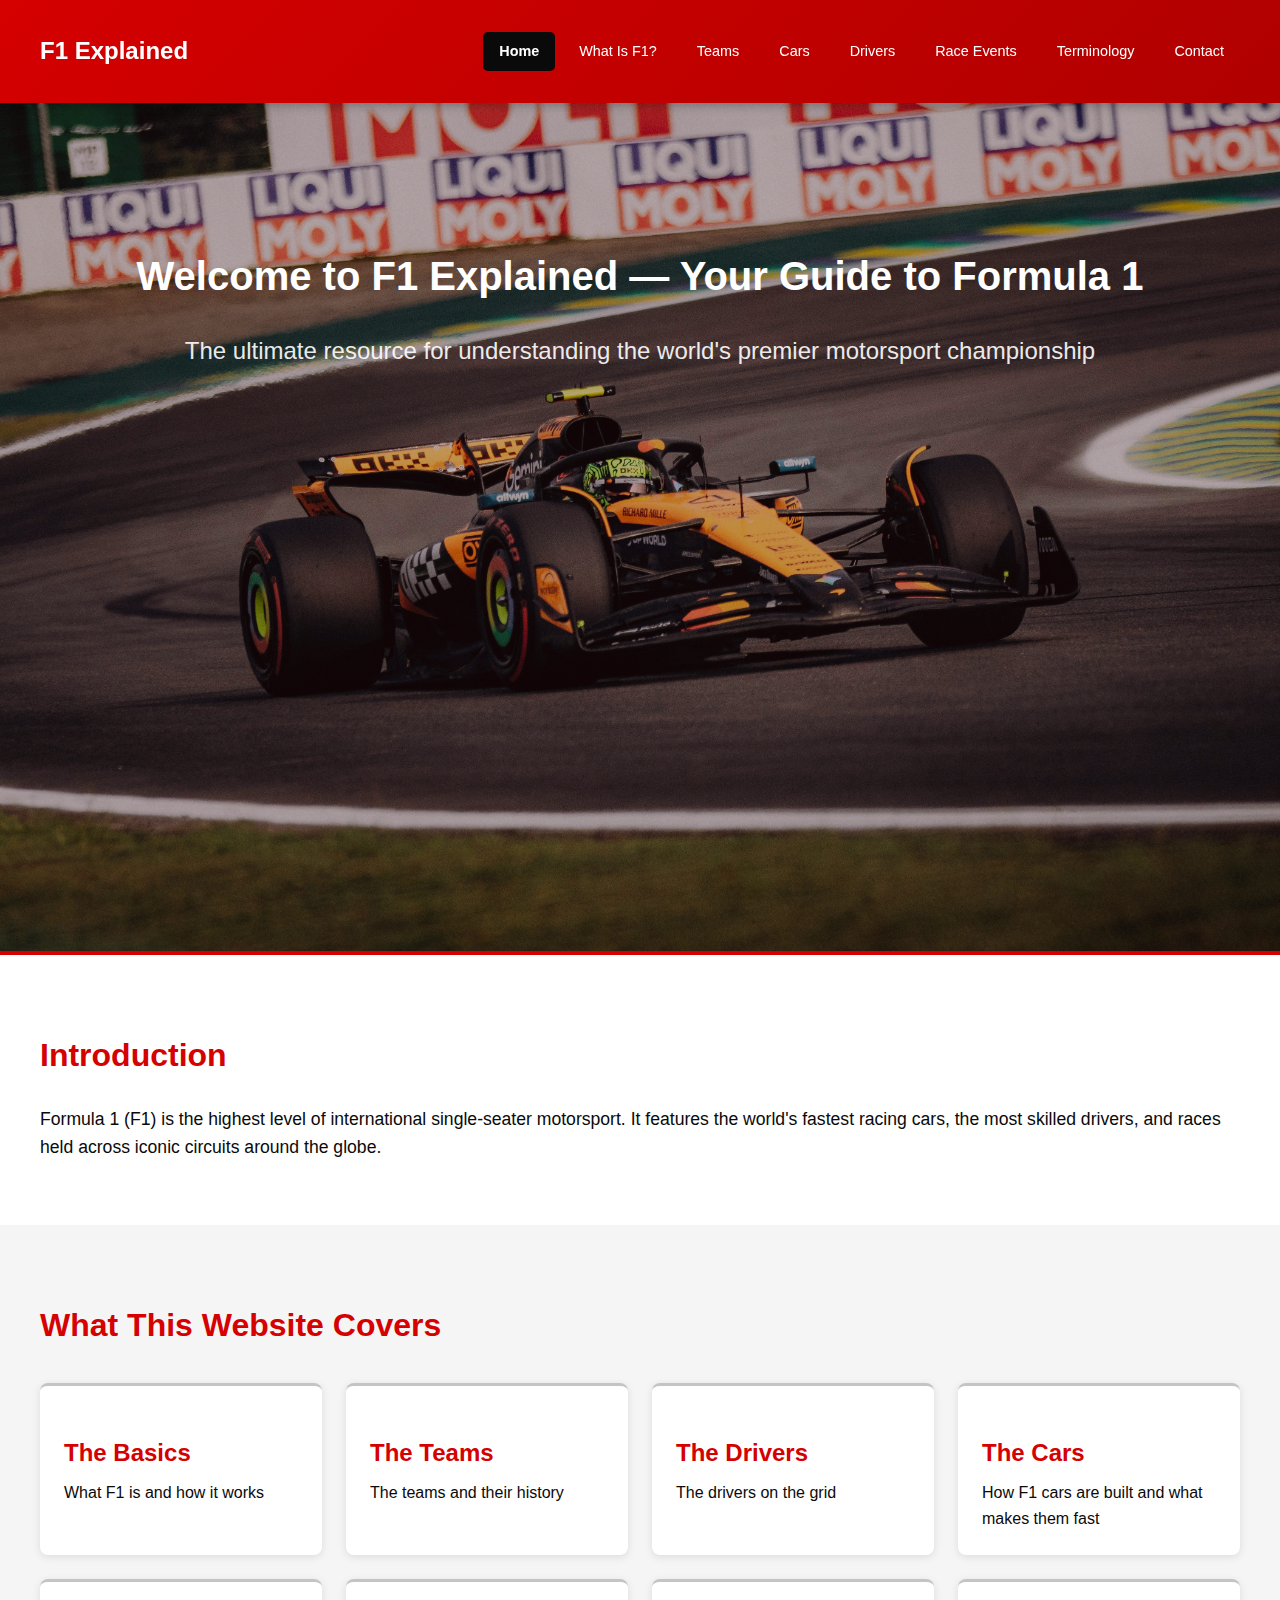
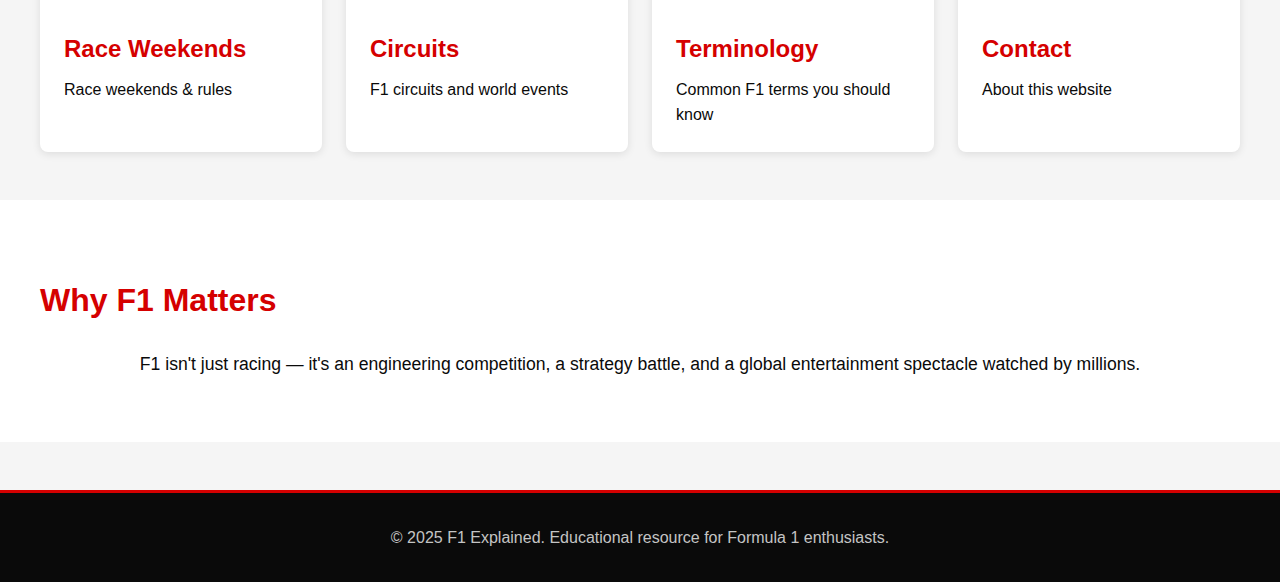
<file: index.html>
<!DOCTYPE html>
<html lang="en">
<head>
    <meta charset="UTF-8">
    <meta name="viewport" content="width=device-width, initial-scale=1.0">
    <title>F1 Explained - Your Guide to Formula 1</title>
    <link rel="stylesheet" href="styles.css">
</head>
<body>
       <header>
        <div class="container">
            <h1 class="logo">F1 Explained</h1>
            <nav>
                <ul>
                    <li><a href="index.html" class="active">Home</a></li>
                    <li><a href="what-is-f1.html">What Is F1?</a></li>
                    <li><a href="teams.html">Teams</a></li>
                    <li><a href="cars.html">Cars</a></li>
                    <li><a href="drivers.html">Drivers</a></li>
                    <li><a href="race-events.html">Race Events</a></li>
                    <li><a href="terminology.html">Terminology</a></li>
                    <li><a href="contact.html">Contact</a></li>
                </ul>
            </nav>
        </div>
    </header>

    <main>
        <section class="hero">
            <div class="hero-content">
                <h1>Welcome to F1 Explained — Your Guide to Formula 1</h1>
                <p>The ultimate resource for understanding the world's premier motorsport championship</p>
            </div>
        </section>

        <section class="content-section">
            <div class="container">
                <h2>Introduction</h2>
                <p>Formula 1 (F1) is the highest level of international single-seater motorsport. It features the world's fastest racing cars, the most skilled drivers, and races held across iconic circuits around the globe.</p>
            </div>
        </section>

        <section class="content-section alt">
            <div class="container">
                <h2>What This Website Covers</h2>
                <div class="grid">
                    <div class="card">
                        <h3>The Basics</h3>
                        <p>What F1 is and how it works</p>
                    </div>
                    <div class="card">
                        <h3>The Teams</h3>
                        <p>The teams and their history</p>
                    </div>
                    <div class="card">
                        <h3>The Drivers</h3>
                        <p>The drivers on the grid</p>
                    </div>
                    <div class="card">
                        <h3>The Cars</h3>
                        <p>How F1 cars are built and what makes them fast</p>
                    </div>
                    <div class="card">
                        <h3>Race Weekends</h3>
                        <p>Race weekends & rules</p>
                    </div>
                    <div class="card">
                        <h3>Circuits</h3>
                        <p>F1 circuits and world events</p>
                    </div>
                    <div class="card">
                        <h3>Terminology</h3>
                        <p>Common F1 terms you should know</p>
                    </div>
                    <div class="card">
                        <h3>Contact</h3>
                        <p>About this website</p>
                    </div>
                </div>
            </div>
        </section>

        <section class="content-section">
            <div class="container">
                <h2>Why F1 Matters</h2>
                <p class="large-text">F1 isn't just racing — it's an engineering competition, a strategy battle, and a global entertainment spectacle watched by millions.</p>
            </div>
        </section>
    </main>

    <footer>
        <div class="container">
            <p>&copy; 2025 F1 Explained. Educational resource for Formula 1 enthusiasts.</p>
        </div>
    </footer>
</body>
</html>
</file>
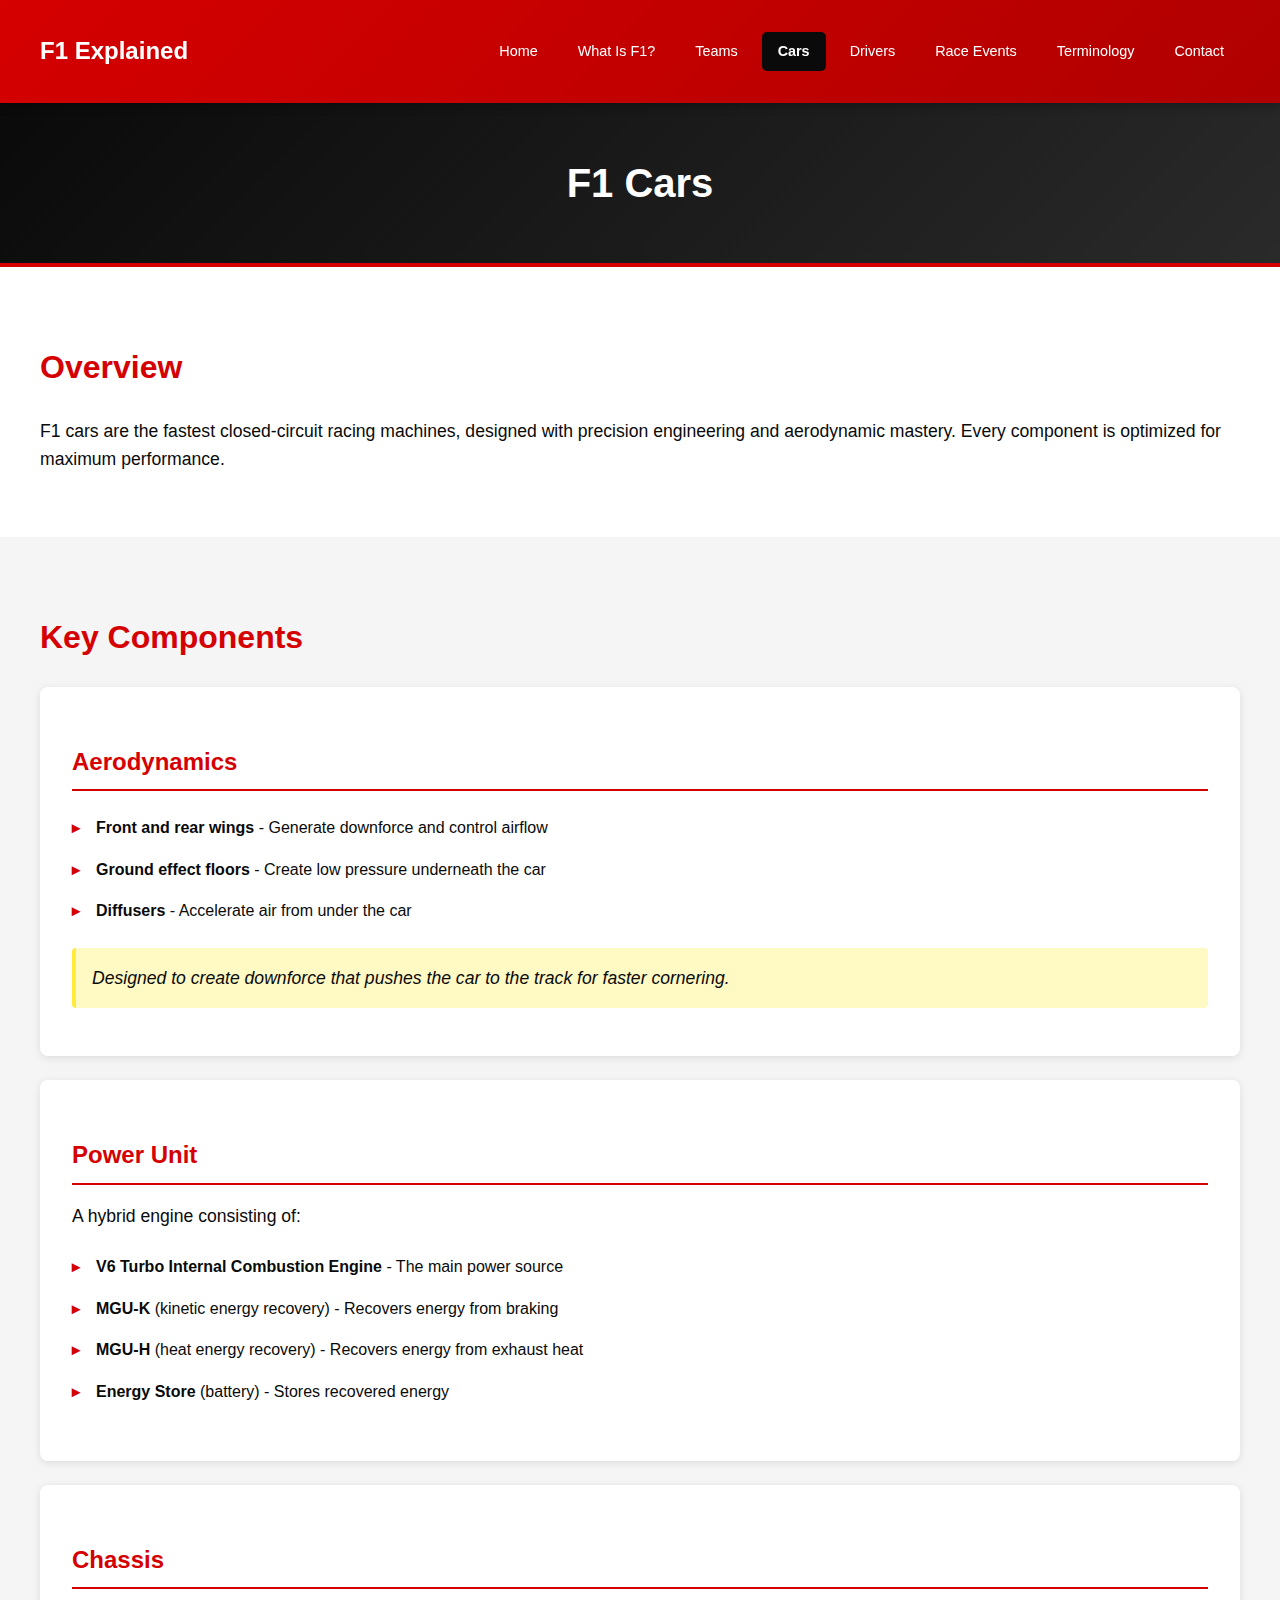
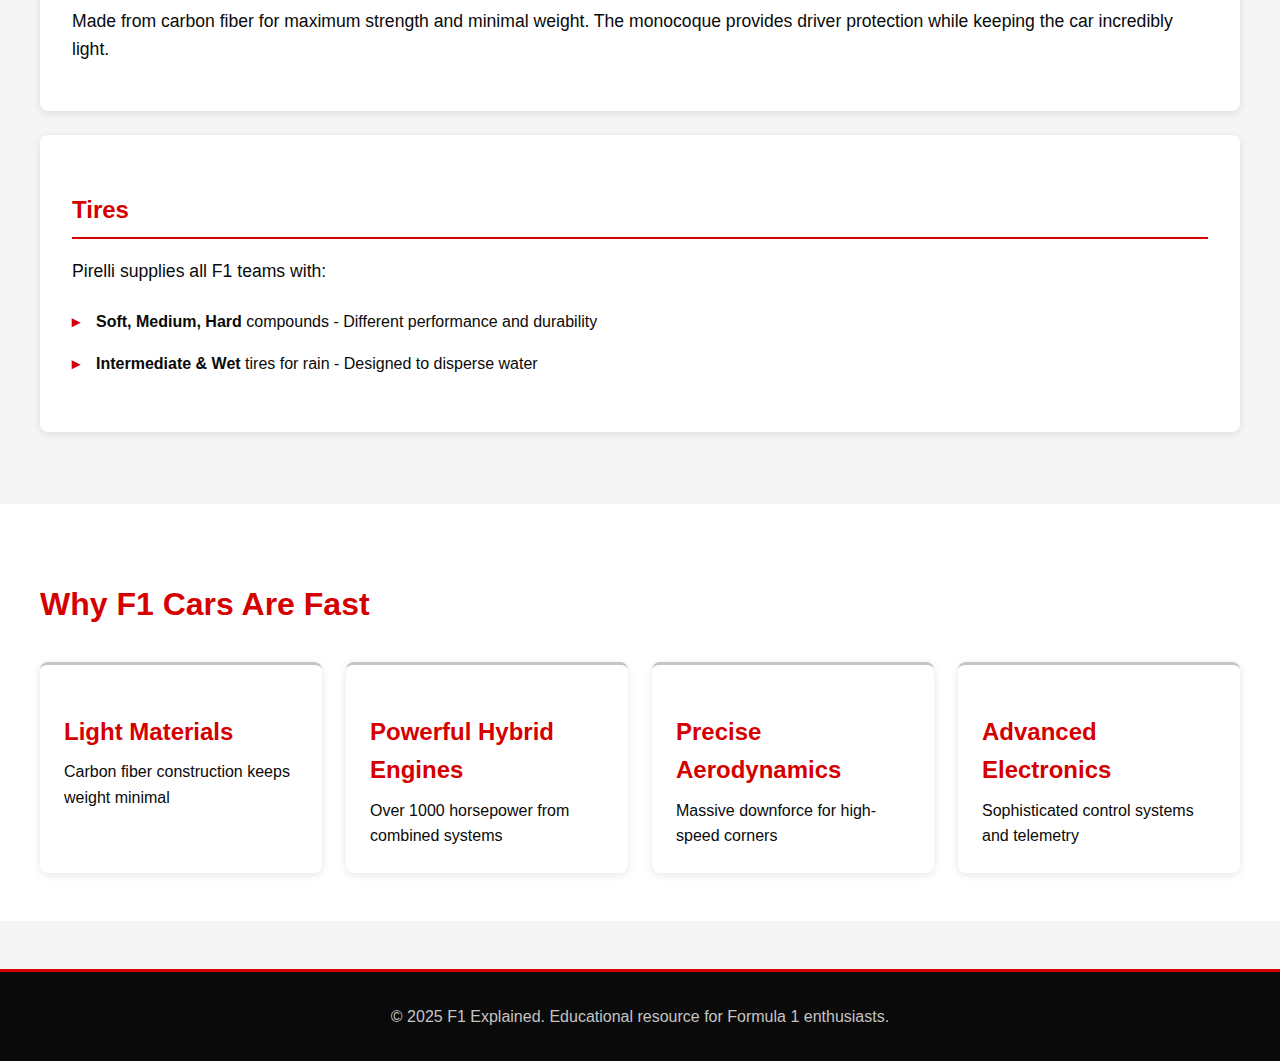
<file: cars.html>
<!DOCTYPE html>
<html lang="en">
<head>
    <meta charset="UTF-8">
    <meta name="viewport" content="width=device-width, initial-scale=1.0">
    <title>F1 Cars - Formula 1 Explained</title>
    <link rel="stylesheet" href="styles.css">
</head>
<body>
    <header>
        <div class="container">
            <h1 class="logo">F1 Explained</h1>
            <nav>
                <ul>
                    <li><a href="index.html">Home</a></li>
                    <li><a href="what-is-f1.html">What Is F1?</a></li>
                    <li><a href="teams.html">Teams</a></li>
                    <li><a href="cars.html" class="active">Cars</a></li>
                    <li><a href="drivers.html">Drivers</a></li>
                    <li><a href="race-events.html">Race Events</a></li>
                    <li><a href="terminology.html">Terminology</a></li>
                    <li><a href="contact.html">Contact</a></li>
                </ul>
            </nav>
        </div>
    </header>

    <main>
        <section class="page-hero">
            <div class="container">
                <h1>F1 Cars</h1>
            </div>
        </section>

        <section class="content-section">
            <div class="container">
                <h2>Overview</h2>
                <p>F1 cars are the fastest closed-circuit racing machines, designed with precision engineering and aerodynamic mastery. Every component is optimized for maximum performance.</p>
            </div>
        </section>

        <section class="content-section alt">
            <div class="container">
                <h2>Key Components</h2>
                
                <div class="component-section">
                    <h3>Aerodynamics</h3>
                    <ul class="feature-list">
                        <li><strong>Front and rear wings</strong> - Generate downforce and control airflow</li>
                        <li><strong>Ground effect floors</strong> - Create low pressure underneath the car</li>
                        <li><strong>Diffusers</strong> - Accelerate air from under the car</li>
                    </ul>
                    <p class="note">Designed to create downforce that pushes the car to the track for faster cornering.</p>
                </div>

                <div class="component-section">
                    <h3>Power Unit</h3>
                    <p>A hybrid engine consisting of:</p>
                    <ul class="feature-list">
                        <li><strong>V6 Turbo Internal Combustion Engine</strong> - The main power source</li>
                        <li><strong>MGU-K</strong> (kinetic energy recovery) - Recovers energy from braking</li>
                        <li><strong>MGU-H</strong> (heat energy recovery) - Recovers energy from exhaust heat</li>
                        <li><strong>Energy Store</strong> (battery) - Stores recovered energy</li>
                    </ul>
                </div>

                <div class="component-section">
                    <h3>Chassis</h3>
                    <p>Made from carbon fiber for maximum strength and minimal weight. The monocoque provides driver protection while keeping the car incredibly light.</p>
                </div>

                <div class="component-section">
                    <h3>Tires</h3>
                    <p>Pirelli supplies all F1 teams with:</p>
                    <ul class="feature-list">
                        <li><strong>Soft, Medium, Hard</strong> compounds - Different performance and durability</li>
                        <li><strong>Intermediate & Wet</strong> tires for rain - Designed to disperse water</li>
                    </ul>
                </div>
            </div>
        </section>

        <section class="content-section">
            <div class="container">
                <h2>Why F1 Cars Are Fast</h2>
                <div class="grid">
                    <div class="card">
                        <h3>Light Materials</h3>
                        <p>Carbon fiber construction keeps weight minimal</p>
                    </div>
                    <div class="card">
                        <h3>Powerful Hybrid Engines</h3>
                        <p>Over 1000 horsepower from combined systems</p>
                    </div>
                    <div class="card">
                        <h3>Precise Aerodynamics</h3>
                        <p>Massive downforce for high-speed corners</p>
                    </div>
                    <div class="card">
                        <h3>Advanced Electronics</h3>
                        <p>Sophisticated control systems and telemetry</p>
                    </div>
                </div>
            </div>
        </section>
    </main>

    <footer>
        <div class="container">
            <p>&copy; 2025 F1 Explained. Educational resource for Formula 1 enthusiasts.</p>
        </div>
    </footer>
</body>
</html>
</file>
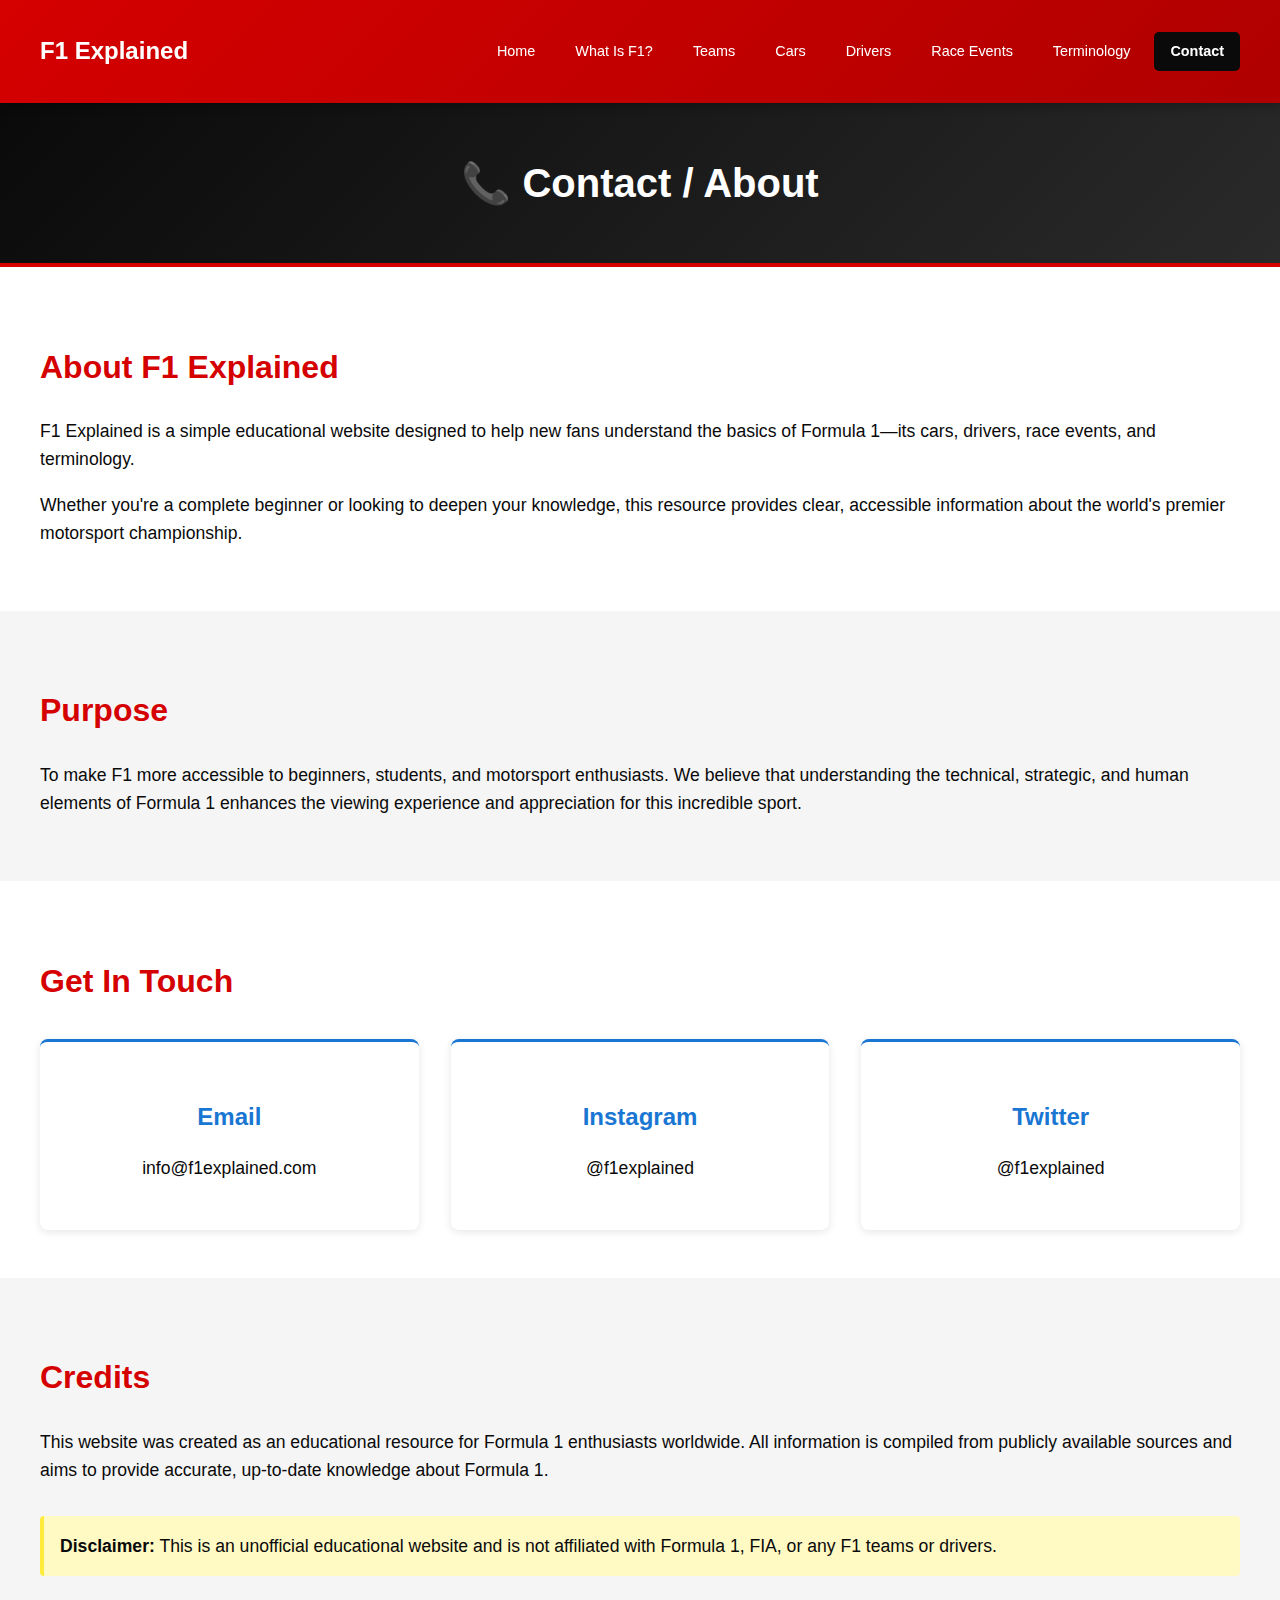
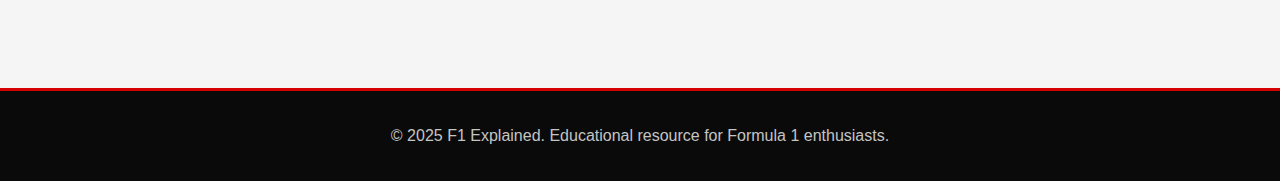
<file: contact.html>
<!DOCTYPE html>
<html lang="en">
<head>
    <meta charset="UTF-8">
    <meta name="viewport" content="width=device-width, initial-scale=1.0">
    <title>Contact - Formula 1 Explained</title>
    <link rel="stylesheet" href="styles.css">
</head>
<body>
        <header>
        <div class="container">
            <h1 class="logo">F1 Explained</h1>
            <nav>
                <ul>
                    <li><a href="index.html">Home</a></li>
                    <li><a href="what-is-f1.html">What Is F1?</a></li>
                    <li><a href="teams.html">Teams</a></li>
                    <li><a href="cars.html">Cars</a></li>
                    <li><a href="drivers.html">Drivers</a></li>
                    <li><a href="race-events.html">Race Events</a></li>
                    <li><a href="terminology.html">Terminology</a></li>
                    <li><a href="contact.html" class="active">Contact</a></li>
                </ul>
            </nav>
        </div>
    </header>

    <main>
        <section class="page-hero">
            <div class="container">
                <h1>📞 Contact / About</h1>
            </div>
        </section>

        <section class="content-section">
            <div class="container">
                <h2>About F1 Explained</h2>
                <p>F1 Explained is a simple educational website designed to help new fans understand the basics of Formula 1—its cars, drivers, race events, and terminology.</p>
                <p>Whether you're a complete beginner or looking to deepen your knowledge, this resource provides clear, accessible information about the world's premier motorsport championship.</p>
            </div>
        </section>

        <section class="content-section alt">
            <div class="container">
                <h2>Purpose</h2>
                <p>To make F1 more accessible to beginners, students, and motorsport enthusiasts. We believe that understanding the technical, strategic, and human elements of Formula 1 enhances the viewing experience and appreciation for this incredible sport.</p>
            </div>
        </section>

        <section class="content-section">
            <div class="container">
                <h2>Get In Touch</h2>
                
                <div class="contact-info">
                    <div class="contact-card">
                        <h3>Email</h3>
                        <p><a href="mailto:info@f1explained.com">info@f1explained.com</a></p>
                    </div>

                    <div class="contact-card">
                        <h3>Instagram</h3>
                        <p><a href="https://instagram.com/f1explained" target="_blank">@f1explained</a></p>
                    </div>

                    <div class="contact-card">
                        <h3>Twitter</h3>
                        <p><a href="https://twitter.com/f1explained" target="_blank">@f1explained</a></p>
                    </div>
                </div>
            </div>
        </section>

        <section class="content-section alt">
            <div class="container">
                <h2>Credits</h2>
                <p>This website was created as an educational resource for Formula 1 enthusiasts worldwide. All information is compiled from publicly available sources and aims to provide accurate, up-to-date knowledge about Formula 1.</p>
                <p class="disclaimer"><strong>Disclaimer:</strong> This is an unofficial educational website and is not affiliated with Formula 1, FIA, or any F1 teams or drivers.</p>
            </div>
        </section>
    </main>

    <footer>
        <div class="container">
            <p>&copy; 2025 F1 Explained. Educational resource for Formula 1 enthusiasts.</p>
        </div>
    </footer>
</body>
</html>
</file>
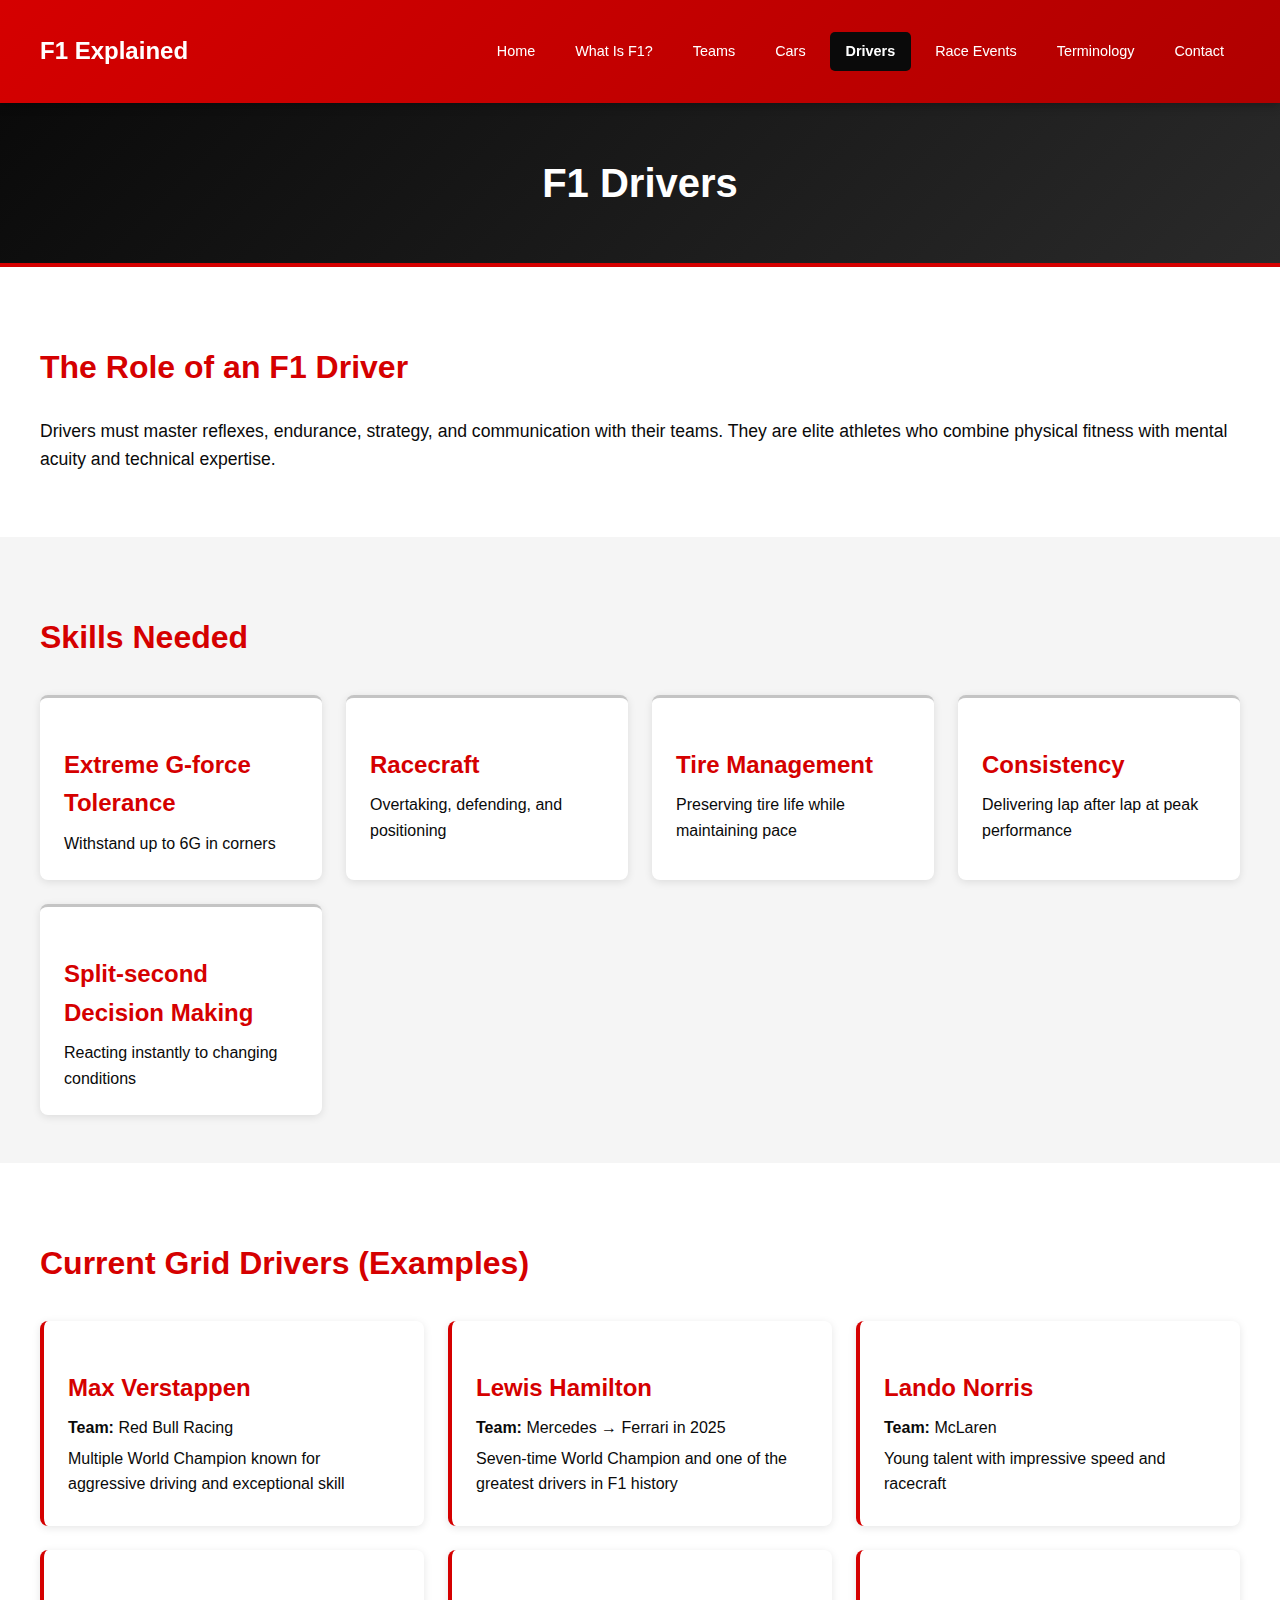
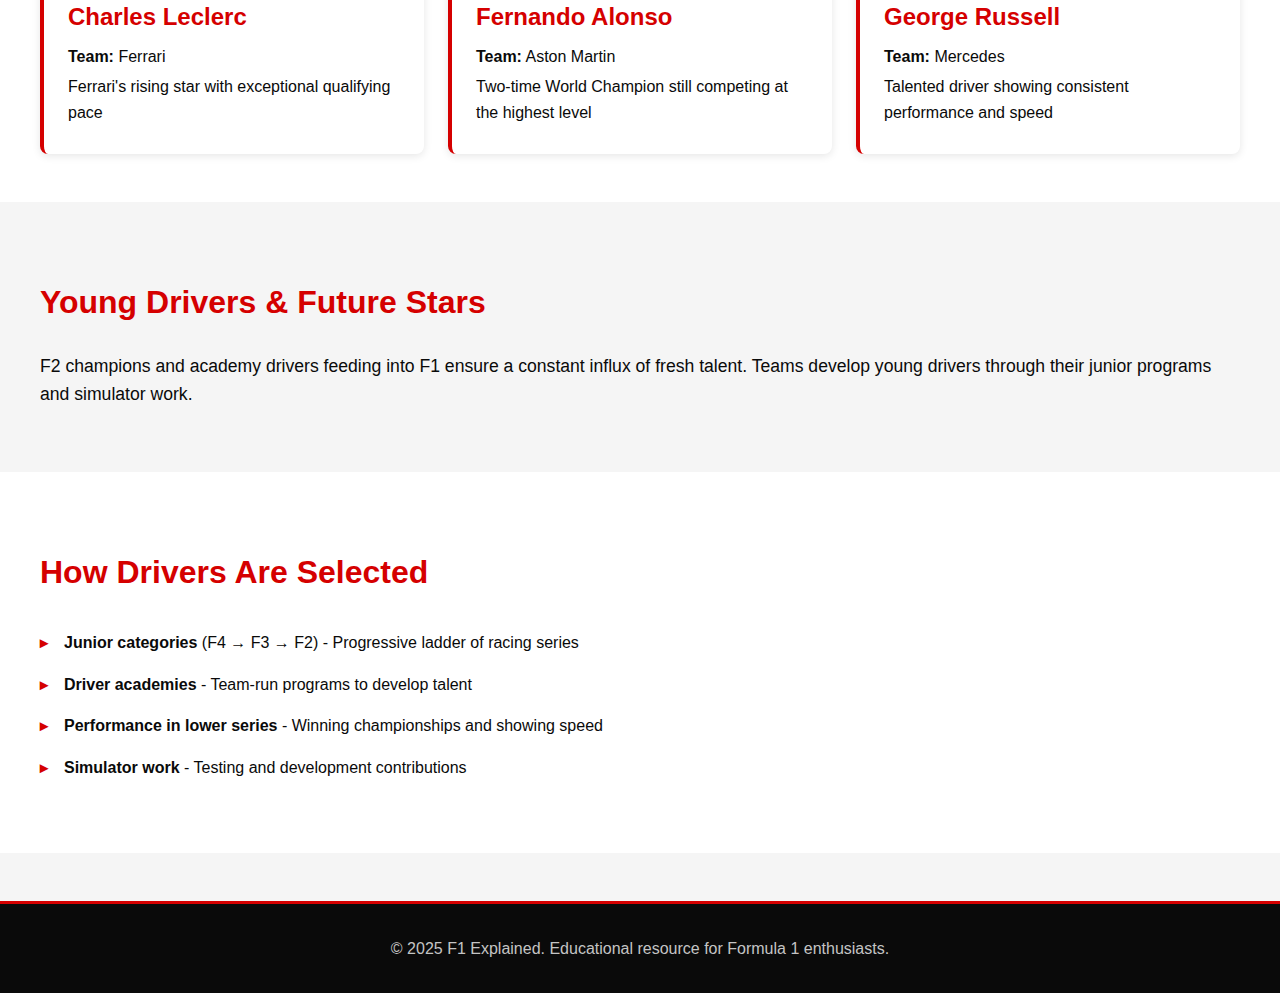
<file: drivers.html>
<!DOCTYPE html>
<html lang="en">
<head>
    <meta charset="UTF-8">
    <meta name="viewport" content="width=device-width, initial-scale=1.0">
    <title>F1 Drivers - Formula 1 Explained</title>
    <link rel="stylesheet" href="styles.css">
</head>
<body>
     <header>
        <div class="container">
            <h1 class="logo">F1 Explained</h1>
            <nav>
                <ul>
                    <li><a href="index.html">Home</a></li>
                    <li><a href="what-is-f1.html">What Is F1?</a></li>
                    <li><a href="teams.html">Teams</a></li>
                    <li><a href="cars.html">Cars</a></li>
                    <li><a href="drivers.html" class="active">Drivers</a></li>
                    <li><a href="race-events.html">Race Events</a></li>
                    <li><a href="terminology.html">Terminology</a></li>
                    <li><a href="contact.html">Contact</a></li>
                </ul>
            </nav>
        </div>
    </header>

    <main>
        <section class="page-hero">
            <div class="container">
                <h1>F1 Drivers</h1>
            </div>
        </section>

        <section class="content-section">
            <div class="container">
                <h2>The Role of an F1 Driver</h2>
                <p>Drivers must master reflexes, endurance, strategy, and communication with their teams. They are elite athletes who combine physical fitness with mental acuity and technical expertise.</p>
            </div>
        </section>

        <section class="content-section alt">
            <div class="container">
                <h2>Skills Needed</h2>
                <div class="grid">
                    <div class="card">
                        <h3>Extreme G-force Tolerance</h3>
                        <p>Withstand up to 6G in corners</p>
                    </div>
                    <div class="card">
                        <h3>Racecraft</h3>
                        <p>Overtaking, defending, and positioning</p>
                    </div>
                    <div class="card">
                        <h3>Tire Management</h3>
                        <p>Preserving tire life while maintaining pace</p>
                    </div>
                    <div class="card">
                        <h3>Consistency</h3>
                        <p>Delivering lap after lap at peak performance</p>
                    </div>
                    <div class="card">
                        <h3>Split-second Decision Making</h3>
                        <p>Reacting instantly to changing conditions</p>
                    </div>
                </div>
            </div>
        </section>

        <section class="content-section">
            <div class="container">
                <h2>Current Grid Drivers (Examples)</h2>
                
                <div class="driver-list">
                    <div class="driver-card">
                        <h3>Max Verstappen</h3>
                        <p><strong>Team:</strong> Red Bull Racing</p>
                        <p>Multiple World Champion known for aggressive driving and exceptional skill</p>
                    </div>

                    <div class="driver-card">
                        <h3>Lewis Hamilton</h3>
                        <p><strong>Team:</strong> Mercedes → Ferrari in 2025</p>
                        <p>Seven-time World Champion and one of the greatest drivers in F1 history</p>
                    </div>

                    <div class="driver-card">
                        <h3>Lando Norris</h3>
                        <p><strong>Team:</strong> McLaren</p>
                        <p>Young talent with impressive speed and racecraft</p>
                    </div>

                    <div class="driver-card">
                        <h3>Charles Leclerc</h3>
                        <p><strong>Team:</strong> Ferrari</p>
                        <p>Ferrari's rising star with exceptional qualifying pace</p>
                    </div>

                    <div class="driver-card">
                        <h3>Fernando Alonso</h3>
                        <p><strong>Team:</strong> Aston Martin</p>
                        <p>Two-time World Champion still competing at the highest level</p>
                    </div>

                    <div class="driver-card">
                        <h3>George Russell</h3>
                        <p><strong>Team:</strong> Mercedes</p>
                        <p>Talented driver showing consistent performance and speed</p>
                    </div>
                </div>
            </div>
        </section>

        <section class="content-section alt">
            <div class="container">
                <h2>Young Drivers & Future Stars</h2>
                <p>F2 champions and academy drivers feeding into F1 ensure a constant influx of fresh talent. Teams develop young drivers through their junior programs and simulator work.</p>
            </div>
        </section>

        <section class="content-section">
            <div class="container">
                <h2>How Drivers Are Selected</h2>
                <ul class="feature-list">
                    <li><strong>Junior categories</strong> (F4 → F3 → F2) - Progressive ladder of racing series</li>
                    <li><strong>Driver academies</strong> - Team-run programs to develop talent</li>
                    <li><strong>Performance in lower series</strong> - Winning championships and showing speed</li>
                    <li><strong>Simulator work</strong> - Testing and development contributions</li>
                </ul>
            </div>
        </section>
    </main>

    <footer>
        <div class="container">
            <p>&copy; 2025 F1 Explained. Educational resource for Formula 1 enthusiasts.</p>
        </div>
    </footer>
</body>
</html>
</file>
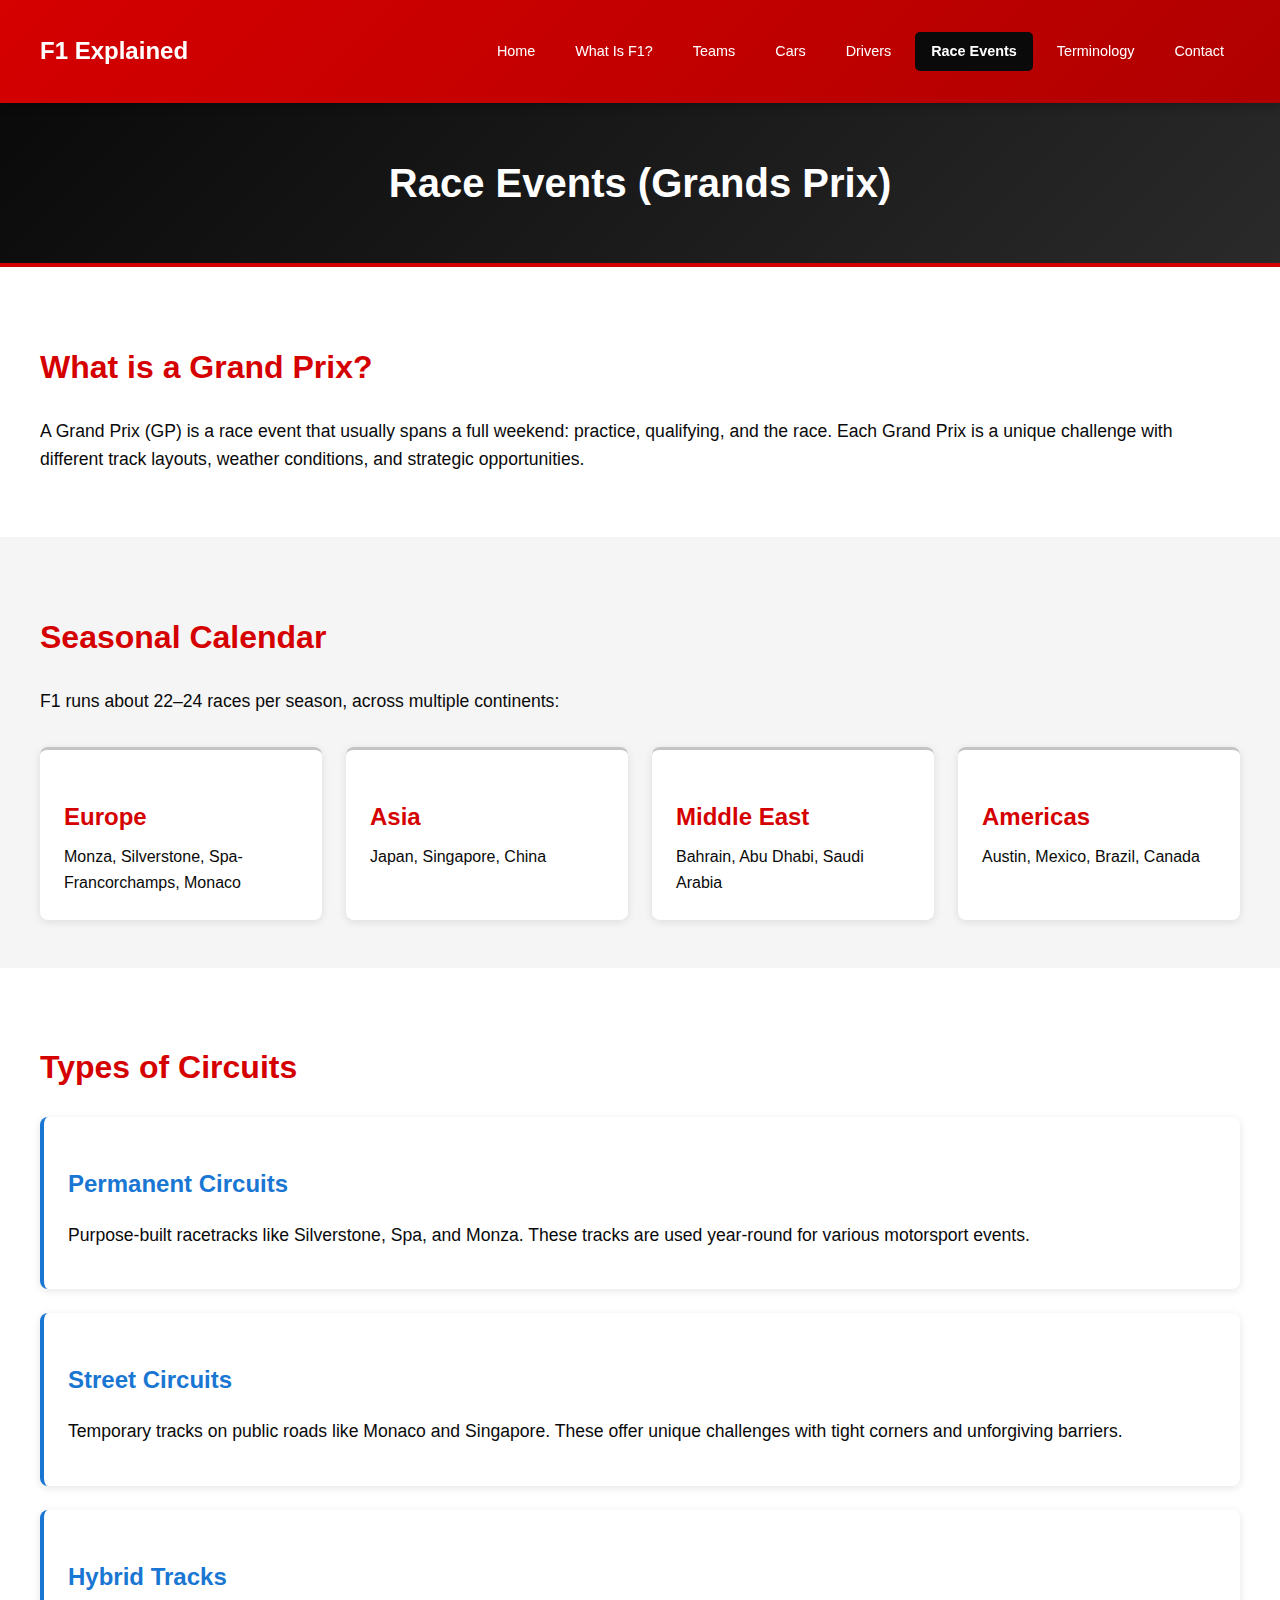
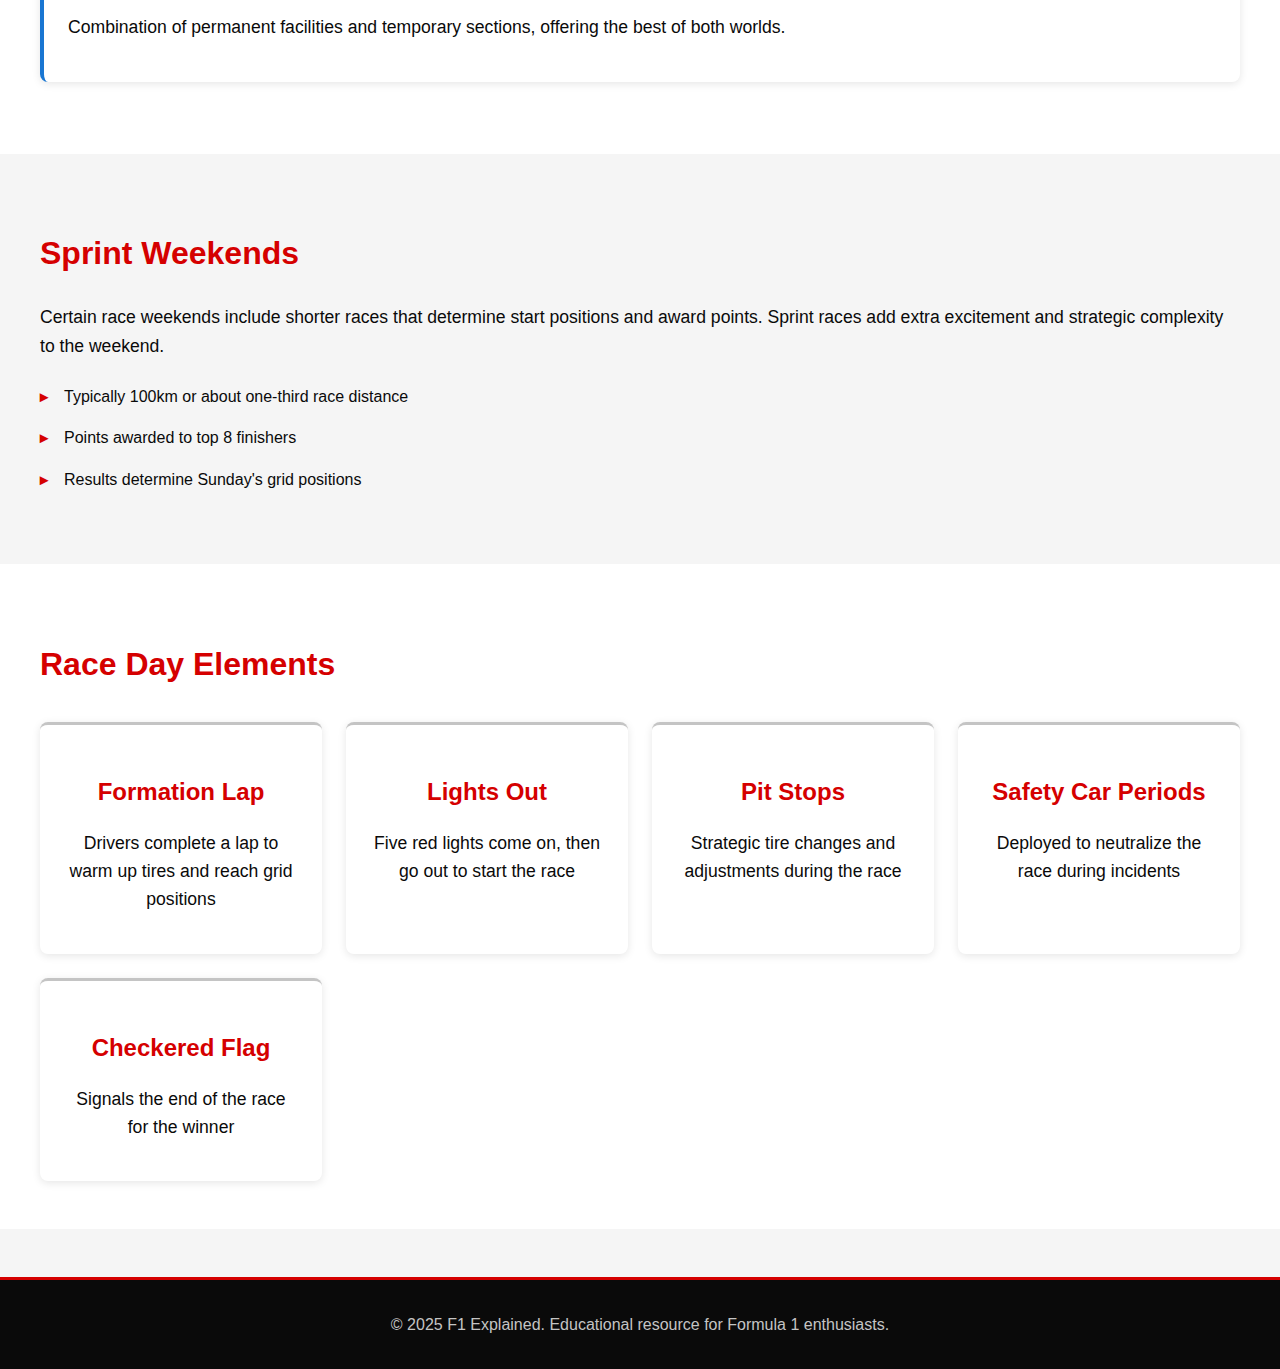
<file: race-events.html>
<!DOCTYPE html>
<html lang="en">
<head>
    <meta charset="UTF-8">
    <meta name="viewport" content="width=device-width, initial-scale=1.0">
    <title>F1 Race Events - Formula 1 Explained</title>
    <link rel="stylesheet" href="styles.css">
</head>
<body>
     <header>
        <div class="container">
            <h1 class="logo">F1 Explained</h1>
            <nav>
                <ul>
                    <li><a href="index.html">Home</a></li>
                    <li><a href="what-is-f1.html">What Is F1?</a></li>
                    <li><a href="teams.html">Teams</a></li>
                    <li><a href="cars.html">Cars</a></li>
                    <li><a href="drivers.html">Drivers</a></li>
                    <li><a href="race-events.html" class="active">Race Events</a></li>
                    <li><a href="terminology.html">Terminology</a></li>
                    <li><a href="contact.html">Contact</a></li>
                </ul>
            </nav>
        </div>
    </header>

    <main>
        <section class="page-hero">
            <div class="container">
                <h1>Race Events (Grands Prix)</h1>
            </div>
        </section>

        <section class="content-section">
            <div class="container">
                <h2>What is a Grand Prix?</h2>
                <p>A Grand Prix (GP) is a race event that usually spans a full weekend: practice, qualifying, and the race. Each Grand Prix is a unique challenge with different track layouts, weather conditions, and strategic opportunities.</p>
            </div>
        </section>

        <section class="content-section alt">
            <div class="container">
                <h2>Seasonal Calendar</h2>
                <p>F1 runs about 22–24 races per season, across multiple continents:</p>
                
                <div class="grid">
                    <div class="card">
                        <h3>Europe</h3>
                        <p>Monza, Silverstone, Spa-Francorchamps, Monaco</p>
                    </div>
                    <div class="card">
                        <h3>Asia</h3>
                        <p>Japan, Singapore, China</p>
                    </div>
                    <div class="card">
                        <h3>Middle East</h3>
                        <p>Bahrain, Abu Dhabi, Saudi Arabia</p>
                    </div>
                    <div class="card">
                        <h3>Americas</h3>
                        <p>Austin, Mexico, Brazil, Canada</p>
                    </div>
                </div>
            </div>
        </section>

        <section class="content-section">
            <div class="container">
                <h2>Types of Circuits</h2>
                
                <div class="circuit-type">
                    <h3>Permanent Circuits</h3>
                    <p>Purpose-built racetracks like Silverstone, Spa, and Monza. These tracks are used year-round for various motorsport events.</p>
                </div>

                <div class="circuit-type">
                    <h3>Street Circuits</h3>
                    <p>Temporary tracks on public roads like Monaco and Singapore. These offer unique challenges with tight corners and unforgiving barriers.</p>
                </div>

                <div class="circuit-type">
                    <h3>Hybrid Tracks</h3>
                    <p>Combination of permanent facilities and temporary sections, offering the best of both worlds.</p>
                </div>
            </div>
        </section>

        <section class="content-section alt">
            <div class="container">
                <h2>Sprint Weekends</h2>
                <p>Certain race weekends include shorter races that determine start positions and award points. Sprint races add extra excitement and strategic complexity to the weekend.</p>
                <ul class="feature-list">
                    <li>Typically 100km or about one-third race distance</li>
                    <li>Points awarded to top 8 finishers</li>
                    <li>Results determine Sunday's grid positions</li>
                </ul>
            </div>
        </section>

        <section class="content-section">
            <div class="container">
                <h2>Race Day Elements</h2>
                
                <div class="race-elements">
                    <div class="element-card">
                        <h3>Formation Lap</h3>
                        <p>Drivers complete a lap to warm up tires and reach grid positions</p>
                    </div>

                    <div class="element-card">
                        <h3>Lights Out</h3>
                        <p>Five red lights come on, then go out to start the race</p>
                    </div>

                    <div class="element-card">
                        <h3>Pit Stops</h3>
                        <p>Strategic tire changes and adjustments during the race</p>
                    </div>

                    <div class="element-card">
                        <h3>Safety Car Periods</h3>
                        <p>Deployed to neutralize the race during incidents</p>
                    </div>

                    <div class="element-card">
                        <h3>Checkered Flag</h3>
                        <p>Signals the end of the race for the winner</p>
                    </div>
                </div>
            </div>
        </section>
    </main>

    <footer>
        <div class="container">
            <p>&copy; 2025 F1 Explained. Educational resource for Formula 1 enthusiasts.</p>
        </div>
    </footer>
</body>
</html>
</file>
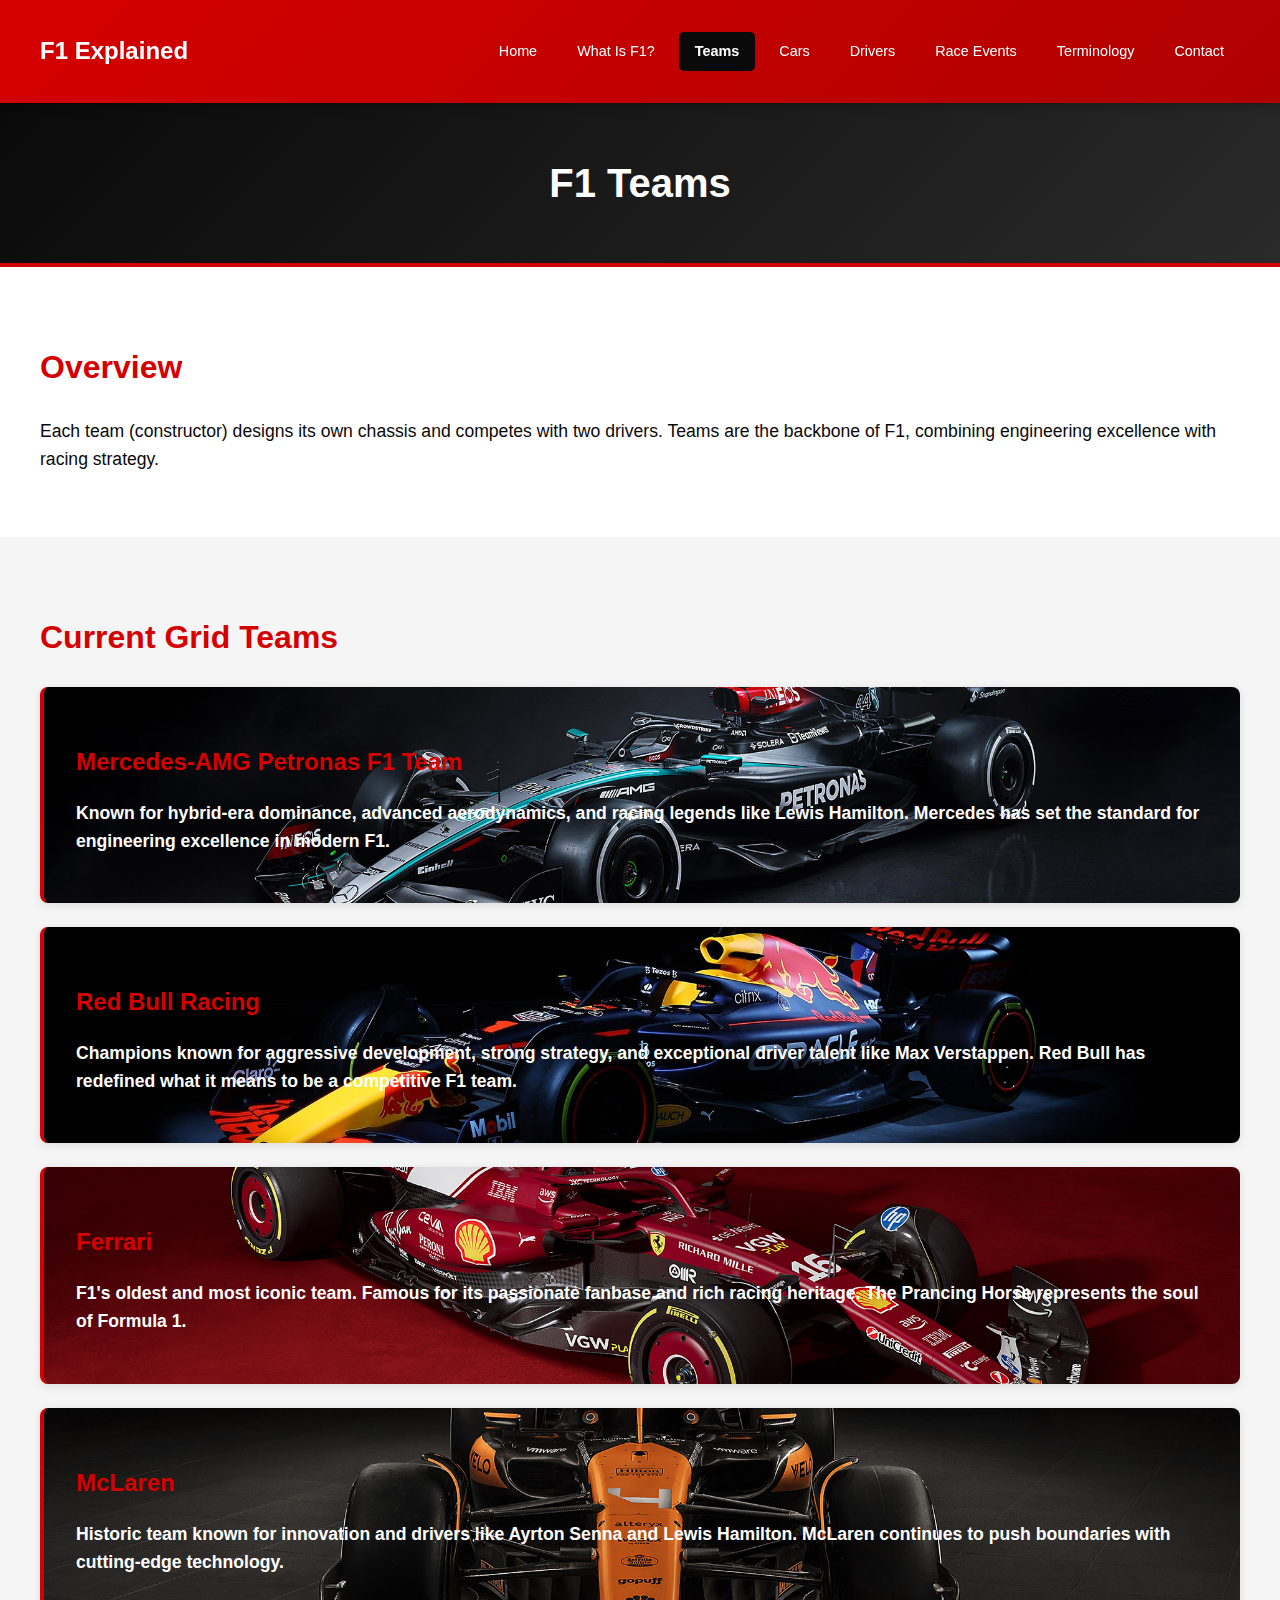
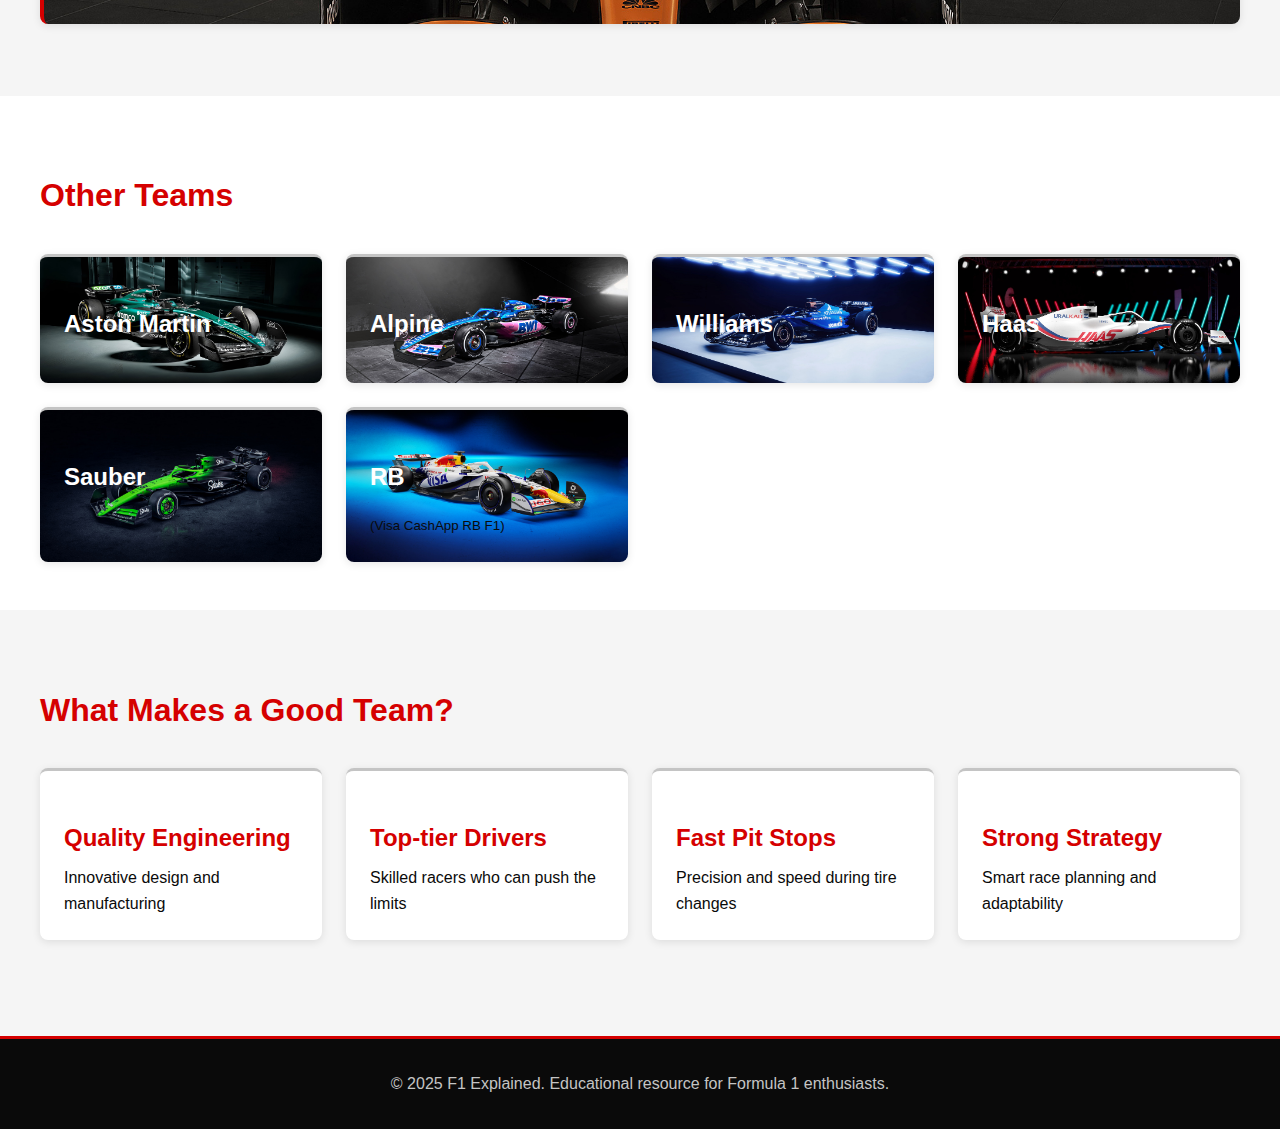
<file: teams.html>
<!DOCTYPE html>
<html lang="en">
<head>
    <meta charset="UTF-8">
    <meta name="viewport" content="width=device-width, initial-scale=1.0">
    <title>F1 Teams - Formula 1 Explained</title>
    <link rel="stylesheet" href="styles.css">
</head>
<body>
     <header>
        <div class="container">
            <h1 class="logo">F1 Explained</h1>
            <nav>
                <ul>
                    <li><a href="index.html">Home</a></li>
                    <li><a href="what-is-f1.html">What Is F1?</a></li>
                    <li><a href="teams.html" class="active">Teams</a></li>
                    <li><a href="cars.html">Cars</a></li>
                    <li><a href="drivers.html">Drivers</a></li>
                    <li><a href="race-events.html">Race Events</a></li>
                    <li><a href="terminology.html">Terminology</a></li>
                    <li><a href="contact.html">Contact</a></li>
                </ul>
            </nav>
        </div>
    </header>

    <main>
        <section class="page-hero">
            <div class="container">
                <h1>F1 Teams</h1>
            </div>
        </section>

        <section class="content-section">
            <div class="container">
                <h2>Overview</h2>
                <p>Each team (constructor) designs its own chassis and competes with two drivers. Teams are the backbone of F1, combining engineering excellence with racing strategy.</p>
            </div>
        </section>

        <section class="content-section alt">
            <div class="container">
                <h2>Current Grid Teams</h2>
                
                <div class="team-card" id="mercedes">
                    <h3>Mercedes-AMG Petronas F1 Team</h3>
                    <p>Known for hybrid-era dominance, advanced aerodynamics, and racing legends like Lewis Hamilton. Mercedes has set the standard for engineering excellence in modern F1.</p>
                </div>

                <div class="team-card" id="red-bull">
                    <h3>Red Bull Racing</h3>
                    <p>Champions known for aggressive development, strong strategy, and exceptional driver talent like Max Verstappen. Red Bull has redefined what it means to be a competitive F1 team.</p>
                </div>

                <div class="team-card" id="ferrari">
                    <h3>Ferrari</h3>
                    <p>F1's oldest and most iconic team. Famous for its passionate fanbase and rich racing heritage. The Prancing Horse represents the soul of Formula 1.</p>
                </div>

                <div class="team-card" id="mclaren">
                    <h3>McLaren</h3>
                    <p>Historic team known for innovation and drivers like Ayrton Senna and Lewis Hamilton. McLaren continues to push boundaries with cutting-edge technology.</p>
                </div>
            </div>
        </section>

        <section class="content-section">
            <div class="container">
                <h2>Other Teams</h2>
                <div class="grid">
                    <div class="card-cars" id="aston-martin">
                        <h3>Aston Martin</h3>
                    </div>
                    <div class="card-cars" id="alpine">
                        <h3>Alpine</h3>
                    </div>
                    <div class="card-cars" id="williams">
                        <h3>Williams</h3>
                    </div>
                    <div class="card-cars" id="haas">
                        <h3>Haas</h3>
                    </div>
                    <div class="card-cars" id="sauber">
                        <h3>Sauber</h3>
                    </div>
                    <div class="card-cars" id="rb">
                        <h3>RB</h3>
                        <small>(Visa CashApp RB F1)</small>
                    </div>
                </div>
            </div>
        </section>

        <section class="content-section alt">
            <div class="container">
                <h2>What Makes a Good Team?</h2>
                <div class="grid">
                    <div class="card">
                        <h3> Quality Engineering</h3>
                        <p>Innovative design and manufacturing</p>
                    </div>
                    <div class="card">
                        <h3> Top-tier Drivers</h3>
                        <p>Skilled racers who can push the limits</p>
                    </div>
                    <div class="card">
                        <h3>Fast Pit Stops</h3>
                        <p>Precision and speed during tire changes</p>
                    </div>
                    <div class="card">
                        <h3>Strong Strategy</h3>
                        <p>Smart race planning and adaptability</p>
                    </div>
                </div>
            </div>
        </section>
    </main>

    <footer>
        <div class="container">
            <p>&copy; 2025 F1 Explained. Educational resource for Formula 1 enthusiasts.</p>
        </div>
    </footer>
</body>
</html>
</file>
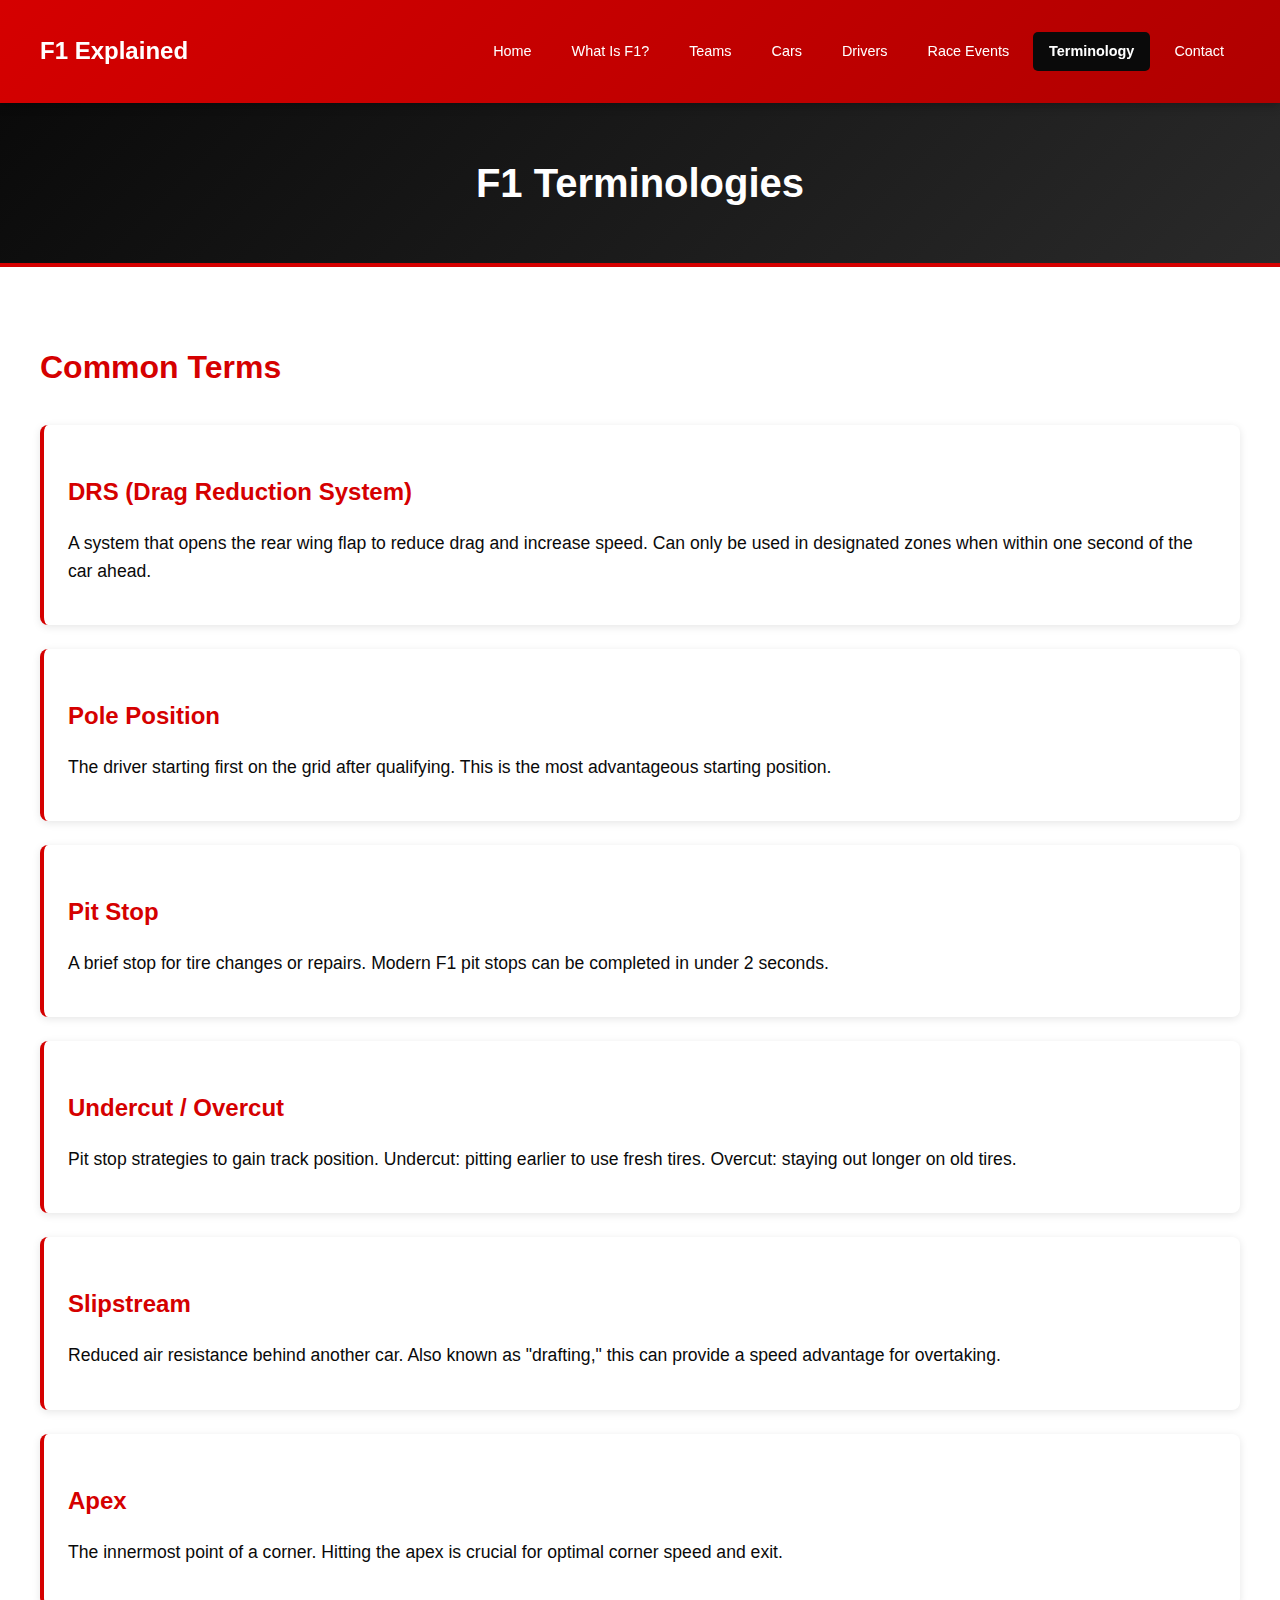
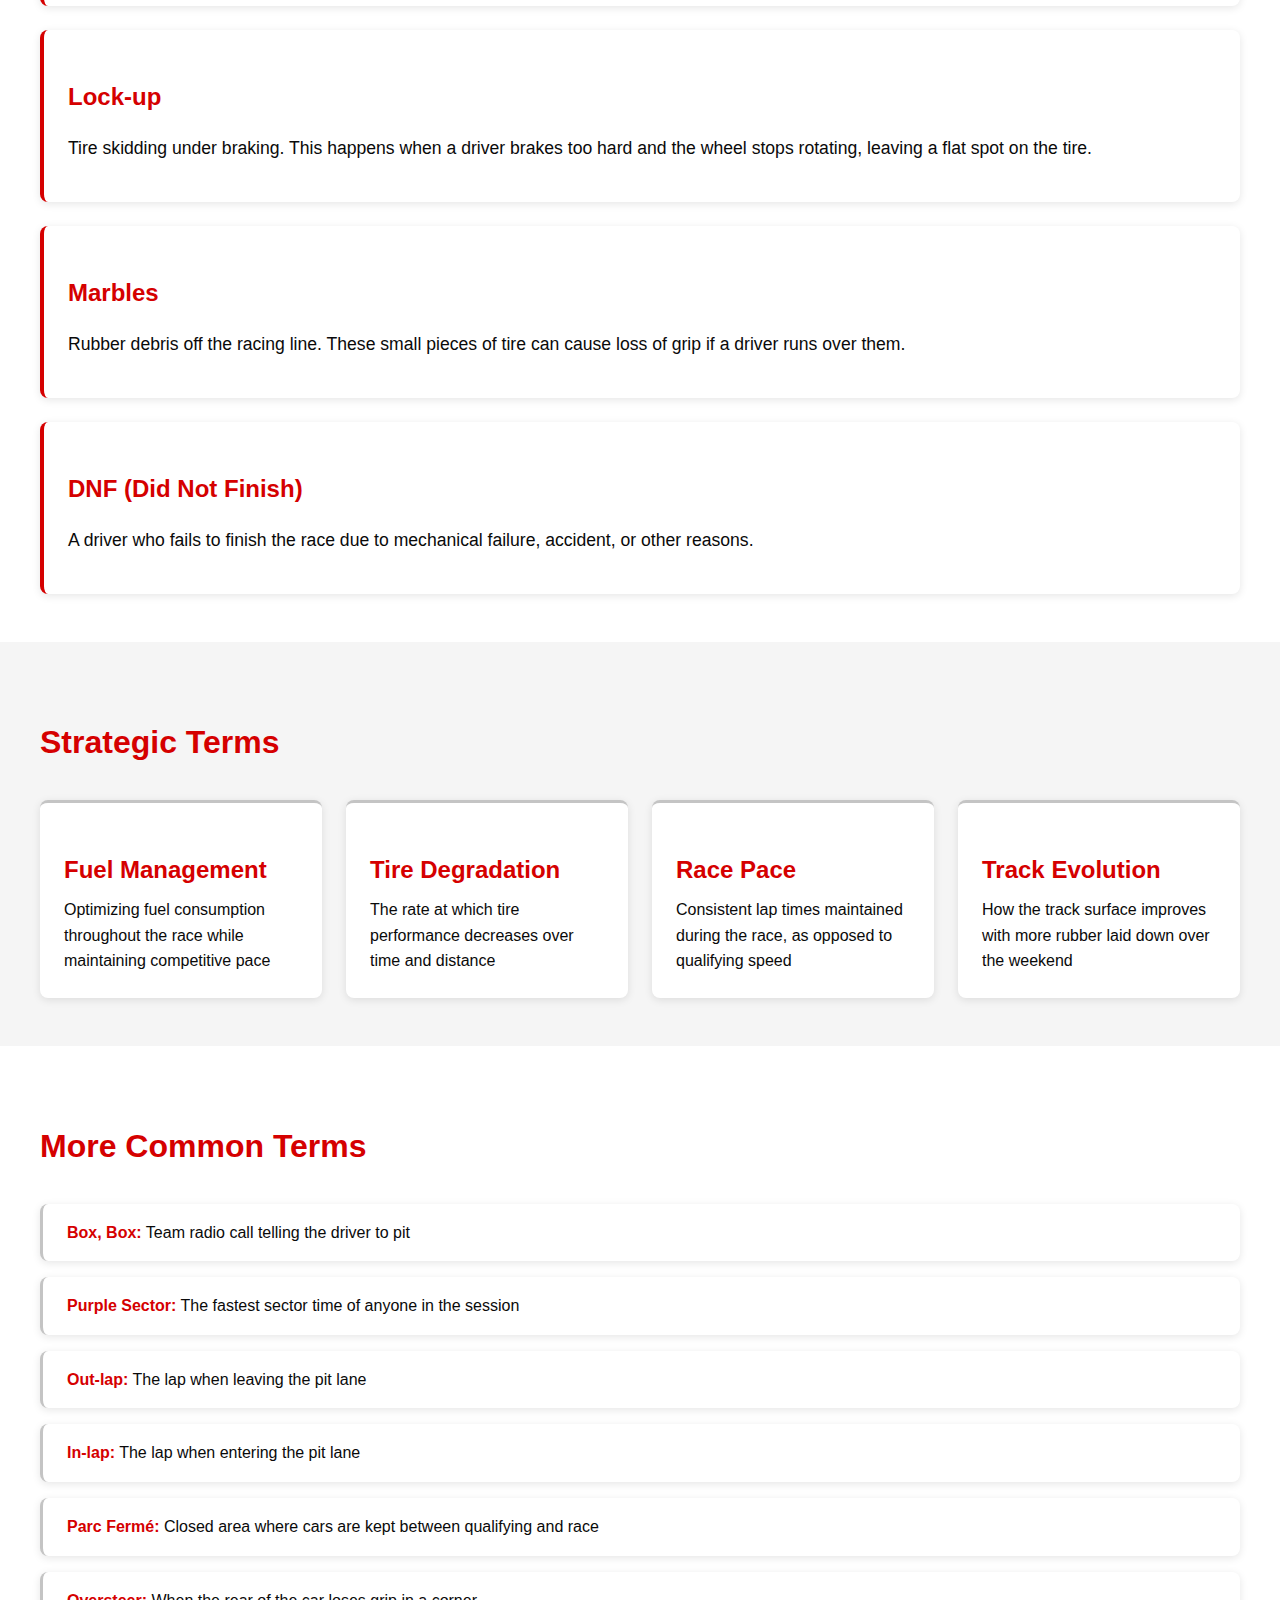
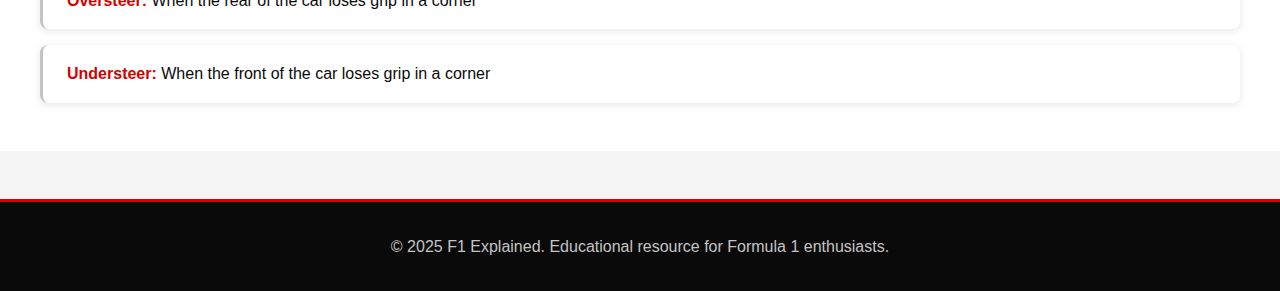
<file: terminology.html>
<!DOCTYPE html>
<html lang="en">
<head>
    <meta charset="UTF-8">
    <meta name="viewport" content="width=device-width, initial-scale=1.0">
    <title>Terminology - Formula 1 Explained</title>
    <link rel="stylesheet" href="styles.css">
</head>
<body>
      <header>
        <div class="container">
            <h1 class="logo">F1 Explained</h1>
            <nav>
                <ul>
                    <li><a href="index.html">Home</a></li>
                    <li><a href="what-is-f1.html">What Is F1?</a></li>
                    <li><a href="teams.html">Teams</a></li>
                    <li><a href="cars.html">Cars</a></li>
                    <li><a href="drivers.html">Drivers</a></li>
                    <li><a href="race-events.html">Race Events</a></li>
                    <li><a href="terminology.html" class="active">Terminology</a></li>
                    <li><a href="contact.html">Contact</a></li>
                </ul>
            </nav>
        </div>
    </header>

    <main>
        <section class="page-hero">
            <div class="container">
                <h1>F1 Terminologies</h1>
            </div>
        </section>

        <section class="content-section">
            <div class="container">
                <h2>Common Terms</h2>
                
                <div class="term-list">
                    <div class="term-card">
                        <h3>DRS (Drag Reduction System)</h3>
                        <p>A system that opens the rear wing flap to reduce drag and increase speed. Can only be used in designated zones when within one second of the car ahead.</p>
                    </div>

                    <div class="term-card">
                        <h3>Pole Position</h3>
                        <p>The driver starting first on the grid after qualifying. This is the most advantageous starting position.</p>
                    </div>

                    <div class="term-card">
                        <h3>Pit Stop</h3>
                        <p>A brief stop for tire changes or repairs. Modern F1 pit stops can be completed in under 2 seconds.</p>
                    </div>

                    <div class="term-card">
                        <h3>Undercut / Overcut</h3>
                        <p>Pit stop strategies to gain track position. Undercut: pitting earlier to use fresh tires. Overcut: staying out longer on old tires.</p>
                    </div>

                    <div class="term-card">
                        <h3>Slipstream</h3>
                        <p>Reduced air resistance behind another car. Also known as "drafting," this can provide a speed advantage for overtaking.</p>
                    </div>

                    <div class="term-card">
                        <h3>Apex</h3>
                        <p>The innermost point of a corner. Hitting the apex is crucial for optimal corner speed and exit.</p>
                    </div>

                    <div class="term-card">
                        <h3>Lock-up</h3>
                        <p>Tire skidding under braking. This happens when a driver brakes too hard and the wheel stops rotating, leaving a flat spot on the tire.</p>
                    </div>

                    <div class="term-card">
                        <h3>Marbles</h3>
                        <p>Rubber debris off the racing line. These small pieces of tire can cause loss of grip if a driver runs over them.</p>
                    </div>

                    <div class="term-card">
                        <h3>DNF (Did Not Finish)</h3>
                        <p>A driver who fails to finish the race due to mechanical failure, accident, or other reasons.</p>
                    </div>
                </div>
            </div>
        </section>

        <section class="content-section alt">
            <div class="container">
                <h2>Strategic Terms</h2>
                
                <div class="grid">
                    <div class="card">
                        <h3>Fuel Management</h3>
                        <p>Optimizing fuel consumption throughout the race while maintaining competitive pace</p>
                    </div>
                    <div class="card">
                        <h3>Tire Degradation</h3>
                        <p>The rate at which tire performance decreases over time and distance</p>
                    </div>
                    <div class="card">
                        <h3>Race Pace</h3>
                        <p>Consistent lap times maintained during the race, as opposed to qualifying speed</p>
                    </div>
                    <div class="card">
                        <h3>Track Evolution</h3>
                        <p>How the track surface improves with more rubber laid down over the weekend</p>
                    </div>
                </div>
            </div>
        </section>

        <section class="content-section">
            <div class="container">
                <h2>More Common Terms</h2>
                
                <div class="simple-term-list">
                    <div class="simple-term">
                        <strong>Box, Box:</strong> Team radio call telling the driver to pit
                    </div>
                    <div class="simple-term">
                        <strong>Purple Sector:</strong> The fastest sector time of anyone in the session
                    </div>
                    <div class="simple-term">
                        <strong>Out-lap:</strong> The lap when leaving the pit lane
                    </div>
                    <div class="simple-term">
                        <strong>In-lap:</strong> The lap when entering the pit lane
                    </div>
                    <div class="simple-term">
                        <strong>Parc Fermé:</strong> Closed area where cars are kept between qualifying and race
                    </div>
                    <div class="simple-term">
                        <strong>Oversteer:</strong> When the rear of the car loses grip in a corner
                    </div>
                    <div class="simple-term">
                        <strong>Understeer:</strong> When the front of the car loses grip in a corner
                    </div>
                </div>
            </div>
        </section>
    </main>

    <footer>
        <div class="container">
            <p>&copy; 2025 F1 Explained. Educational resource for Formula 1 enthusiasts.</p>
        </div>
    </footer>
</body>
</html>
</file>
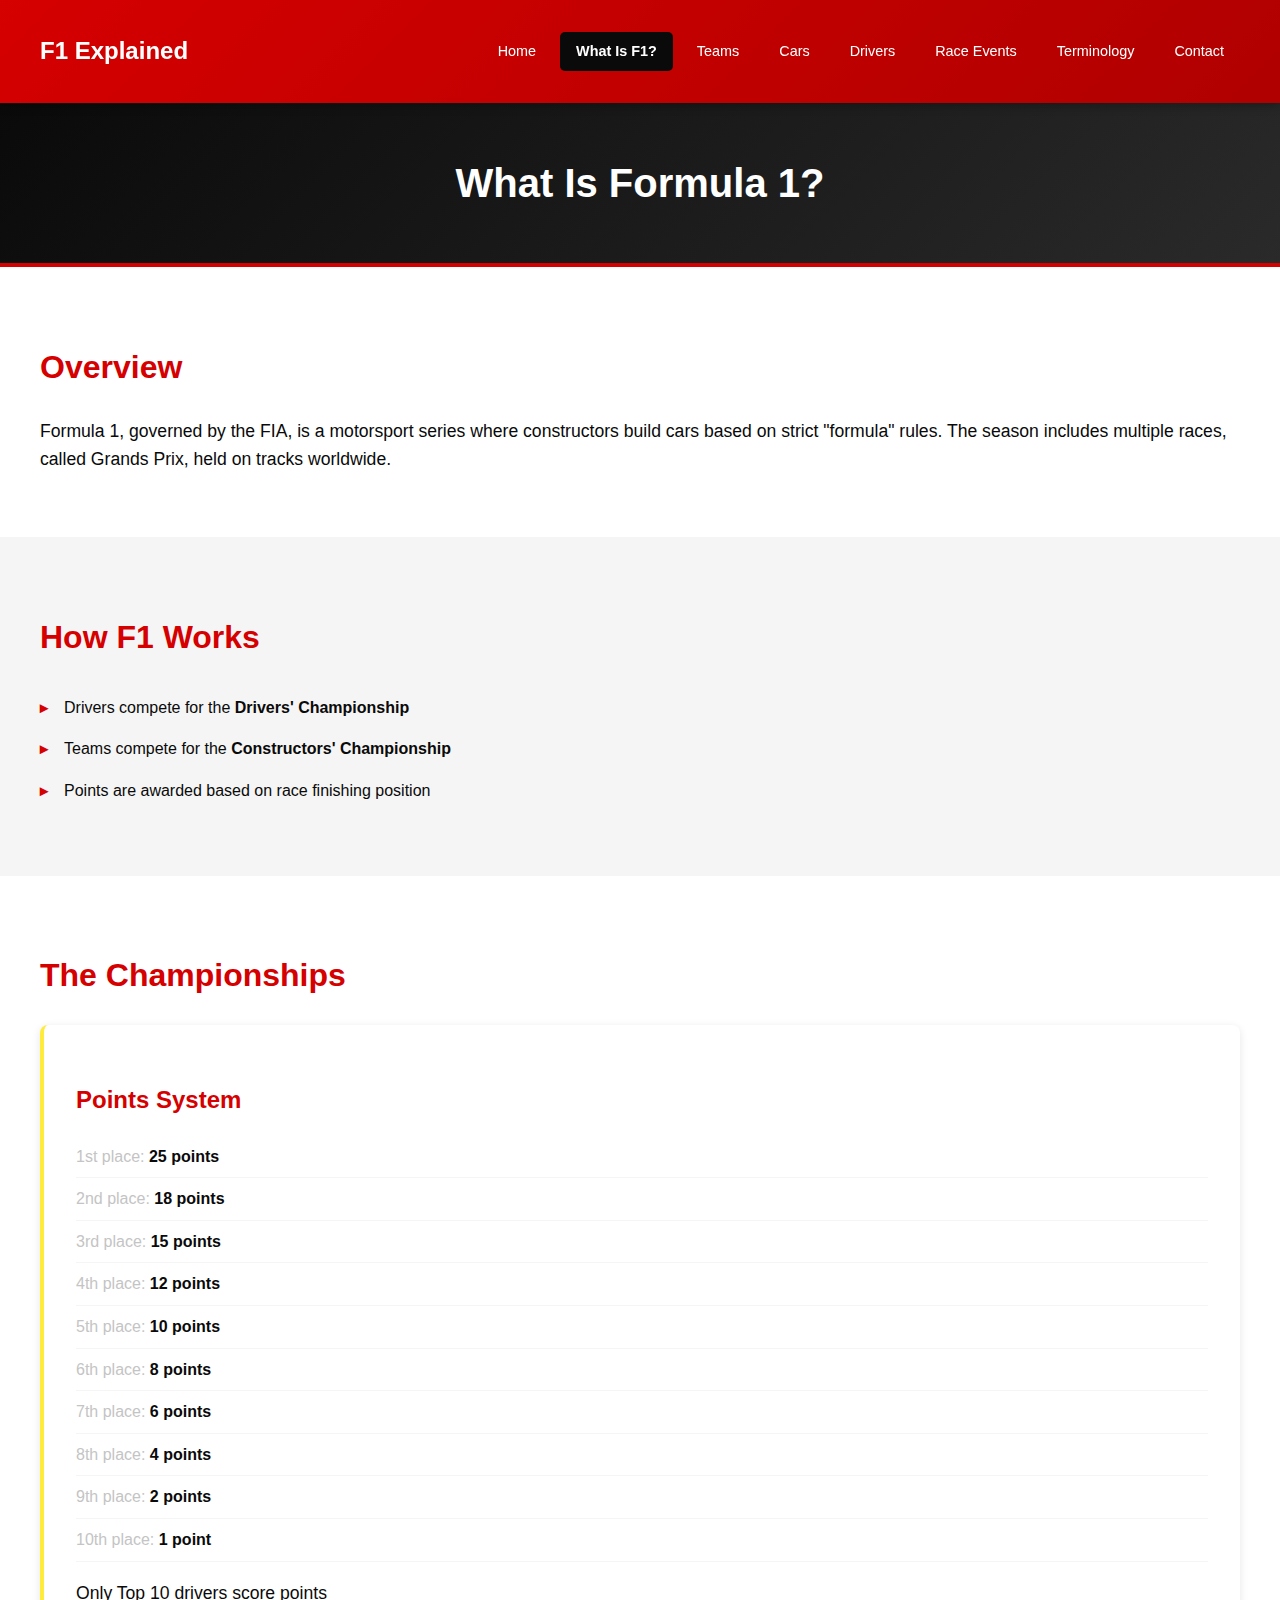
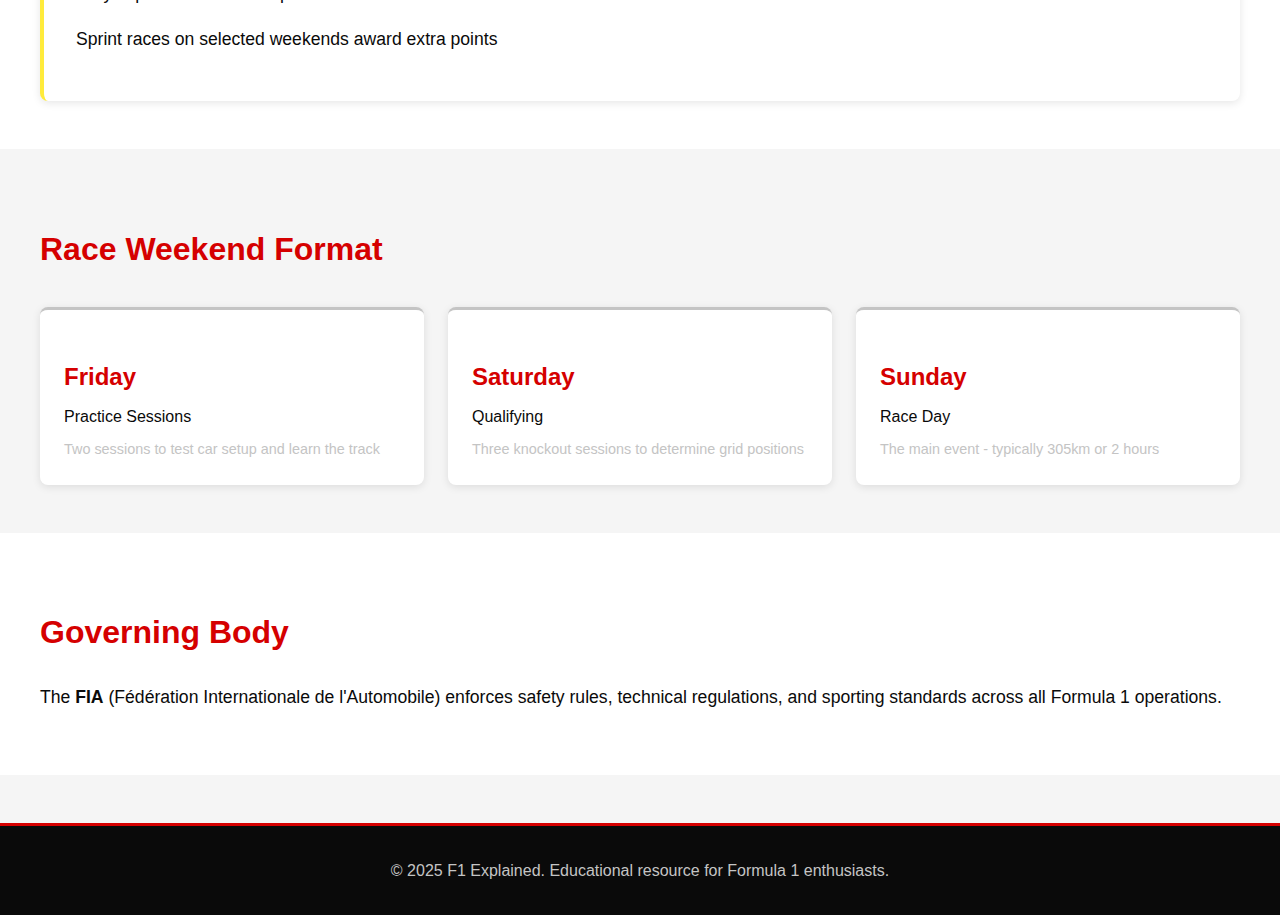
<file: what-is-f1.html>
<!DOCTYPE html>
<html lang="en">
<head>
    <meta charset="UTF-8">
    <meta name="viewport" content="width=device-width, initial-scale=1.0">
    <title>What Is Formula 1?- Formula 1 Explained</title>
    <link rel="stylesheet" href="styles.css">
</head>
<body>
      <header>
        <div class="container">
            <h1 class="logo">F1 Explained</h1>
            <nav>
                <ul>
                    <li><a href="index.html">Home</a></li>
                    <li><a href="what-is-f1.html" class="active">What Is F1?</a></li>
                    <li><a href="teams.html">Teams</a></li>
                    <li><a href="cars.html">Cars</a></li>
                    <li><a href="drivers.html">Drivers</a></li>
                    <li><a href="race-events.html">Race Events</a></li>
                    <li><a href="terminology.html">Terminology</a></li>
                    <li><a href="contact.html">Contact</a></li>
                </ul>
            </nav>
        </div>
    </header>

    <main>
        <section class="page-hero">
            <div class="container">
                <h1>What Is Formula 1?</h1>
            </div>
        </section>

        <section class="content-section">
            <div class="container">
                <h2>Overview</h2>
                <p>Formula 1, governed by the FIA, is a motorsport series where constructors build cars based on strict "formula" rules. The season includes multiple races, called Grands Prix, held on tracks worldwide.</p>
            </div>
        </section>

        <section class="content-section alt">
            <div class="container">
                <h2>How F1 Works</h2>
                <ul class="feature-list">
                    <li>Drivers compete for the <strong>Drivers' Championship</strong></li>
                    <li>Teams compete for the <strong>Constructors' Championship</strong></li>
                    <li>Points are awarded based on race finishing position</li>
                </ul>
            </div>
        </section>

        <section class="content-section">
            <div class="container">
                <h2>The Championships</h2>
                <div class="points-table">
                    <h3>Points System</h3>
                    <ul>
                        <li><span class="position">1st place:</span> <strong>25 points</strong></li>
                        <li><span class="position">2nd place:</span> <strong>18 points</strong></li>
                        <li><span class="position">3rd place:</span> <strong>15 points</strong></li>
                        <li><span class="position">4th place:</span> <strong>12 points</strong></li>
                        <li><span class="position">5th place:</span> <strong>10 points</strong></li>
                        <li><span class="position">6th place:</span> <strong>8 points</strong></li>
                        <li><span class="position">7th place:</span> <strong>6 points</strong></li>
                        <li><span class="position">8th place:</span> <strong>4 points</strong></li>
                        <li><span class="position">9th place:</span> <strong>2 points</strong></li>
                        <li><span class="position">10th place:</span> <strong>1 point</strong></li>
                    </ul>
                    <p>Only Top 10 drivers score points</p>
                    <p>Sprint races on selected weekends award extra points</p>
                </div>
            </div>
        </section>

        <section class="content-section alt">
            <div class="container">
                <h2>Race Weekend Format</h2>
                <div class="grid">
                    <div class="card">
                        <h3>Friday</h3>
                        <p>Practice Sessions</p>
                        <small>Two sessions to test car setup and learn the track</small>
                    </div>
                    <div class="card">
                        <h3>Saturday</h3>
                        <p>Qualifying</p>
                        <small>Three knockout sessions to determine grid positions</small>
                    </div>
                    <div class="card">
                        <h3>Sunday</h3>
                        <p>Race Day</p>
                        <small>The main event - typically 305km or 2 hours</small>
                    </div>
                </div>
            </div>
        </section>

        <section class="content-section">
            <div class="container">
                <h2>Governing Body</h2>
                <p>The <strong>FIA</strong> (Fédération Internationale de l'Automobile) enforces safety rules, technical regulations, and sporting standards across all Formula 1 operations.</p>
            </div>
        </section>
    </main>

    <footer>
        <div class="container">
            <p>&copy; 2025 F1 Explained. Educational resource for Formula 1 enthusiasts.</p>
        </div>
    </footer>
</body>
</html>
</file>
<file: styles.css>
:root {
    --primary-red: #D50000;
    --dark-black: #0A0A0A;
    --white: #FFFFFF;
    --silver: #C4C4C4;
    --soft-gray: #F5F5F5;
    --yellow: #FFEB3B;
    --blue: #1976D2;
    --green: #4CAF50;
}

body {
    font-family: -apple-system, BlinkMacSystemFont, 'Segoe UI', Roboto, Oxygen, Ubuntu, Cantarell, sans-serif;
    line-height: 1.6;
    color: var(--dark-black);
    background-color: var(--soft-gray);
    margin: 0;
    padding: 0;

}

.container {
    max-width: 1200px;
    margin: 0 auto;
    padding: 0 20px;
}
header {
    background: linear-gradient(135deg, var(--primary-red) 0%, #B00000 100%);
    color: var(--white);
    padding: 1rem 0;
    box-shadow: 0 2px 10px rgba(0,0,0,0.3);
    position: sticky;
    top: 0;
    z-index: 1000;
}

header .container {
    display: flex;
    justify-content: space-between;
    align-items: center;
    flex-wrap: wrap;
}

.logo {
    font-size: 1.5rem;
    font-weight: bold;
    margin: 0;
}

nav ul {
    list-style: none;
    display: flex;
    gap: 0.5rem;
    flex-wrap: wrap;
}

nav a {
    color: var(--white);
    text-decoration: none;
    padding: 0.5rem 1rem;
    border-radius: 5px;
    transition: background-color 0.3s ease;
    display: block;
    font-size: 0.9rem;
}

nav a:hover {
    background-color: rgba(255, 255, 255, 0.15);
}

nav a.active {
    background-color: var(--dark-black);
    font-weight: bold;
}

.hero {
    background: url("./images/f1 car.jpg") ;
    background-size: cover;
    background-position: center;

    position: relative;
    height: 80vh;

    color: var(--white);
    padding: 4rem 0;
    text-align: center;
    border-bottom: 4px solid var(--primary-red);
}
.hero::before {
    content: "";
    position: absolute;
    top: 0;
    left: 0;
    right: 0;
    bottom: 0;

    background: rgba(53, 5, 5, 0.3); 

    z-index: 1;
}

.hero-content {
    position: relative;
    z-index: 2;
    color:var(--white); 
    text-align: center;
    padding: 50px;
}
.hero h1 {
    font-size: 2.5rem;
    margin-bottom: 1rem;
}

.hero p {
    font-size: 1.5rem;
    opacity: 0.9;
}

.page-hero {
    background: linear-gradient(135deg, var(--dark-black) 0%, #2a2a2a 100%);
    color: var(--white);
    padding: 3rem 0;
    text-align: center;
    border-bottom: 4px solid var(--primary-red);
}

.page-hero h1 {
    font-size: 2.5rem;
    margin: 0;
}

.content-section {
    padding: 3rem 0;
    background-color: var(--white);
}

.content-section.alt {
    background-color: var(--soft-gray);
}

.content-section h2 {
    font-size: 2rem;
    margin-bottom: 1.5rem;
    color: var(--primary-red);
}

.content-section h3 {
    font-size: 1.5rem;
    margin-bottom: 1rem;
    color: var(--dark-black);
}

.content-section p {
    margin-bottom: 1rem;
    font-size: 1.1rem;
}

.large-text {
    font-size: 1.3rem;
    font-weight: 500;
    text-align: center;
    color: var(--dark-black);
}

.grid {
    display: grid;
    grid-template-columns: repeat(auto-fit, minmax(250px, 1fr));
    gap:1.5rem;
    margin-top: 2rem;
}

.card {
    background: var(--white);
    padding: 1.5rem;
    border-radius: 8px;
    box-shadow: 0 2px 8px rgba(10, 10, 10, 0.1);
    transition: transform 0.3s ease, box-shadow 0.3s ease;
    border-top: 3px solid var(--silver);
}

.card:hover {
    transform: translateY(-5px);
    box-shadow: 0 5px 15px rgba(213, 0, 0, 0.2);
    border-top: 3px solid var(--primary-red);
}

.content-section.alt .card {
    background: var(--white);
}

.card h3 {
    margin-bottom: 0.5rem;
    color: var(--primary-red);
}

.card p {
    margin: 0;
    font-size: 1rem;
}

.card small {
    display: block;
    margin-top: 0.5rem;
    color: var(--silver);
    font-size: 0.9rem;
}
#mercedes{
    background: url("./images/mercedes.jpg") no-repeat center center;
    background-size: cover;
    
}
#red-bull{
    background: url("./images/red-bull.jpg") no-repeat center center;
    background-size: cover;
    
}
#ferrari{
    background: url("./images/ferrari.jpg") no-repeat center center;
    background-size: cover;
    
}
#mclaren{
    background: url("./images/mclaren.jpg") no-repeat center center;
    background-size: cover;
}
.team-card {
    color: var(--white);
    padding: 2rem;
    margin-bottom: 1.5rem;
    border-radius: 8px;
    border-left: 4px solid var(--primary-red);
    box-shadow: 0 2px 8px rgba(10, 10, 10, 0.1);
    font-weight: bold;
}

.team-card h3 {
    color: var(--primary-red);
    margin-bottom: 0.5rem;
}
#aston-martin{
    background: url("./images/aston-martin.jpg") no-repeat center center;
    background-size: cover;
    
}
#alpine{
    background: url("./images/alpine.jpg") no-repeat center center;
    background-size: cover;
}
#williams{
    background: url("./images/williams.jpg") no-repeat center center;
    background-size: cover;
}
#haas{
    background: url("./images/haas.jpg") no-repeat center center;
    background-size: cover;
}
#sauber{
    background: url("./images/sauber.jpg") no-repeat center center;
    background-size: cover;
}
#rb{
    background: url("./images/rb.jpg") no-repeat center center;
    background-size: cover;
}
.card-cars{
    padding: 1.5rem;
    border-radius: 8px;
    box-shadow: 0 2px 8px rgba(10, 10, 10, 0.1);
    transition: transform 0.3s ease, box-shadow 0.3s ease;
    border-top: 3px solid var(--silver);

}
.card-cars h3 {
    color: var(--white);
}
.card-cars:hover {
   transform: translateY(-5px);
    box-shadow: 0 5px 15px rgba(213, 0, 0, 0.2);
    border-top: 3px solid var(--primary-red);
}
.component-section {
    background: var(--white);
    padding: 2rem;
    margin-bottom: 1.5rem;
    border-radius: 8px;
    box-shadow: 0 2px 8px rgba(10, 10, 10, 0.1);
}

.component-section h3 {
    color: var(--primary-red);
    border-bottom: 2px solid var(--primary-red);
    padding-bottom: 0.5rem;
    margin-bottom: 1rem;
}

.note {
    background: #fff9c4;
    padding: 1rem;
    border-left: 4px solid var(--yellow);
    margin-top: 1rem;
    border-radius: 4px;
    font-style: italic;
}
.driver-list {
    display: grid;
    grid-template-columns: repeat(auto-fit, minmax(300px, 1fr));
    gap: 1.5rem;
    margin-top: 2rem;
}

.driver-card {
    background: var(--white);
    padding: 1.5rem;
    border-radius: 8px;
    border-left: 4px solid var(--primary-red);
    box-shadow: 0 2px 8px rgba(10, 10, 10, 0.1);
}

.driver-card h3 {
    color: var(--primary-red);
    margin-bottom: 0.5rem;
}

.driver-card p {
    margin: 0.3rem 0;
    font-size: 1rem;
}
.circuit-type {
    background: var(--white);
    padding: 1.5rem;
    margin-bottom: 1.5rem;
    border-radius: 8px;
    border-left: 4px solid var(--blue);
    box-shadow: 0 2px 8px rgba(10, 10, 10, 0.1);
}

.circuit-type h3 {
    color: var(--blue);
    margin-bottom: 0.5rem;
}
.race-elements {
    display: grid;
    grid-template-columns: repeat(auto-fit, minmax(250px, 1fr));
    gap: 1.5rem;
    margin-top: 2rem;
}

.element-card {
    background: var(--white);
    padding: 1.5rem;
    border-radius: 8px;
    box-shadow: 0 2px 8px rgba(10, 10, 10, 0.1);
    text-align: center;
    border-top: 3px solid var(--silver);
    transition: border-top 0.3s ease;
}

.element-card:hover {
    border-top: 3px solid var(--yellow);
}

.element-card h3 {
    color: var(--primary-red);
    margin-bottom: 0.5rem;
}
.term-list {
    display: grid;
    gap: 1.5rem;
    margin-top: 2rem;
}

.term-card {
    background: var(--white);
    padding: 1.5rem;
    border-radius: 8px;
    border-left: 4px solid var(--primary-red);
    box-shadow: 0 2px 8px rgba(10, 10, 10, 0.1);
}

.term-card h3 {
    color: var(--primary-red);
    margin-bottom: 0.5rem;
}

.simple-term-list {
    display: grid;
    gap: 1rem;
    margin-top: 2rem;
}

.simple-term {
    background: var(--white);
    padding: 1rem 1.5rem;
    border-radius: 8px;
    box-shadow: 0 2px 8px rgba(10, 10, 10, 0.1);
    border-left: 3px solid var(--silver);
}

.simple-term strong {
    color: var(--primary-red);
}
.contact-info {
    display: grid;
    grid-template-columns: repeat(auto-fit, minmax(250px, 1fr));
    gap: 2rem;
    margin-top: 2rem;
}

.contact-card {
    background: var(--white);
    padding: 2rem;
    border-radius: 8px;
    box-shadow: 0 2px 8px rgba(10, 10, 10, 0.1);
    text-align: center;
    border-top: 3px solid var(--blue);
}

.contact-card h3 {
    color: var(--blue);
    margin-bottom: 1rem;
}

.contact-card a {
    color: var(--dark-black);
    text-decoration: none;
    font-weight: 500;
}

.contact-card a:hover {
    color: var(--primary-red);
    text-decoration: underline;
}

.disclaimer {
    margin-top: 2rem;
    padding: 1rem;
    background: #fff9c4;
    border-left: 4px solid var(--yellow);
    border-radius: 4px;
}
.feature-list {
    list-style: none;
    padding-left: 0;
}

.feature-list li {
    padding: 0.5rem 0;
    padding-left: 1.5rem;
    position: relative;
}

.feature-list li:before {
    content: "▸";
    color: var(--primary-red);
    font-weight: bold;
    position: absolute;
    left: 0;
}
.points-table {
    background: var(--white);
    padding: 2rem;
    border-radius: 8px;
    box-shadow: 0 2px 8px rgba(10, 10, 10, 0.1);
    border-left: 4px solid var(--yellow);
}

.points-table h3 {
    color: var(--primary-red);
    margin-bottom: 1rem;
}

.points-table ul {
    list-style: none;
    padding: 0;
}

.points-table li {
    padding: 0.5rem 0;
    border-bottom: 1px solid var(--soft-gray);
}

.points-table .position {
    color: var(--silver);
}
footer {
    background: var(--dark-black);
    color: var(--white);
    padding: 2rem 0;
    text-align: center;
    margin-top: 3rem;
    border-top: 3px solid var(--primary-red);
}

footer p {
    margin: 0;
    color: var(--silver);
}

/* Responsive Design */
@media (max-width: 768px) {
    header .container {
        flex-direction: column;
        gap: 1rem;
    }

    nav ul {
        justify-content: center;
    }

    nav a {
        font-size: 0.8rem;
        padding: 0.4rem 0.8rem;
    }

    .hero h1,
    .page-hero h1 {
        font-size: 1.8rem;
    }

    .hero p {
        font-size: 1rem;
    }

    .content-section h2 {
        font-size: 1.5rem;
    }

    .grid {
        grid-template-columns: 1fr;
    }
}

@media (max-width: 480px) {
    .logo {
        font-size: 1.2rem;
    }

    nav ul {
        gap: 0.3rem;
    }

    nav a {
        font-size: 0.75rem;
        padding: 0.3rem 0.6rem;
    }

    .hero h1,
    .page-hero h1 {
        font-size: 1.5rem;
    }
}
</file>
